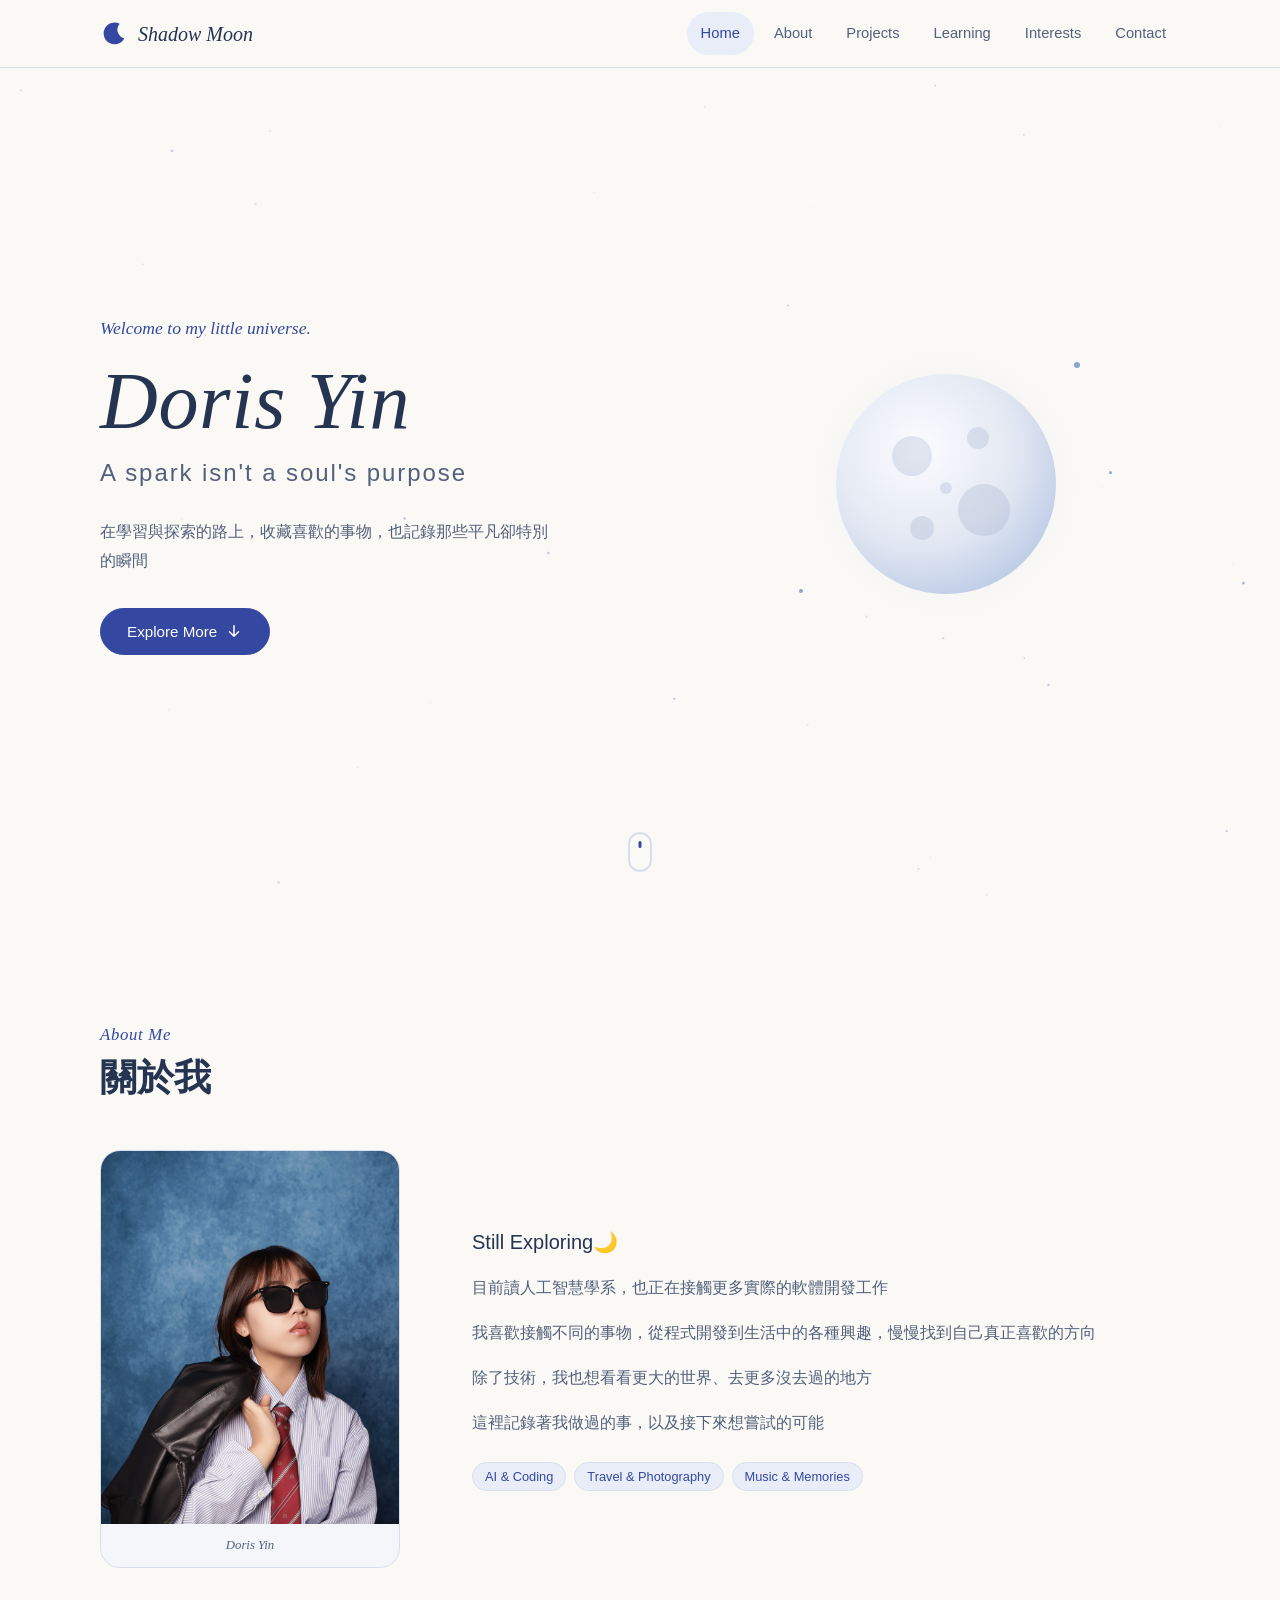
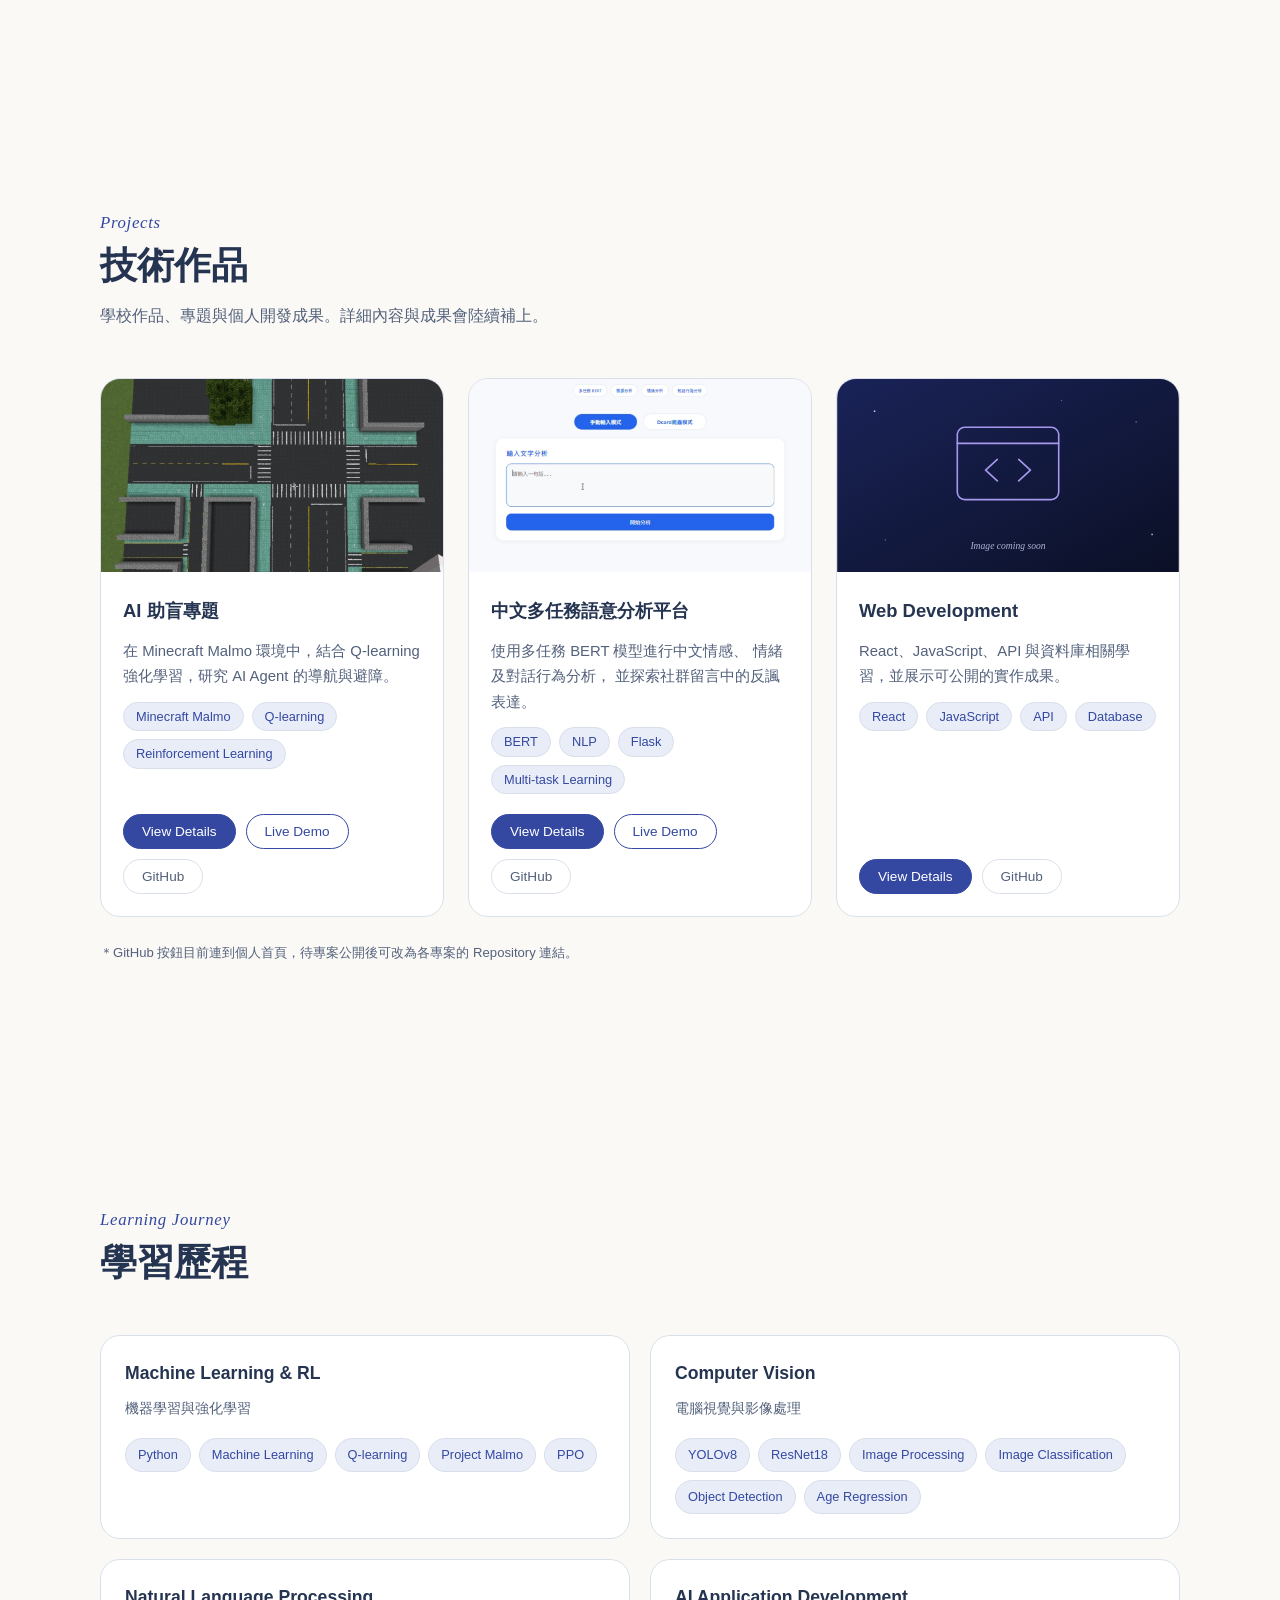
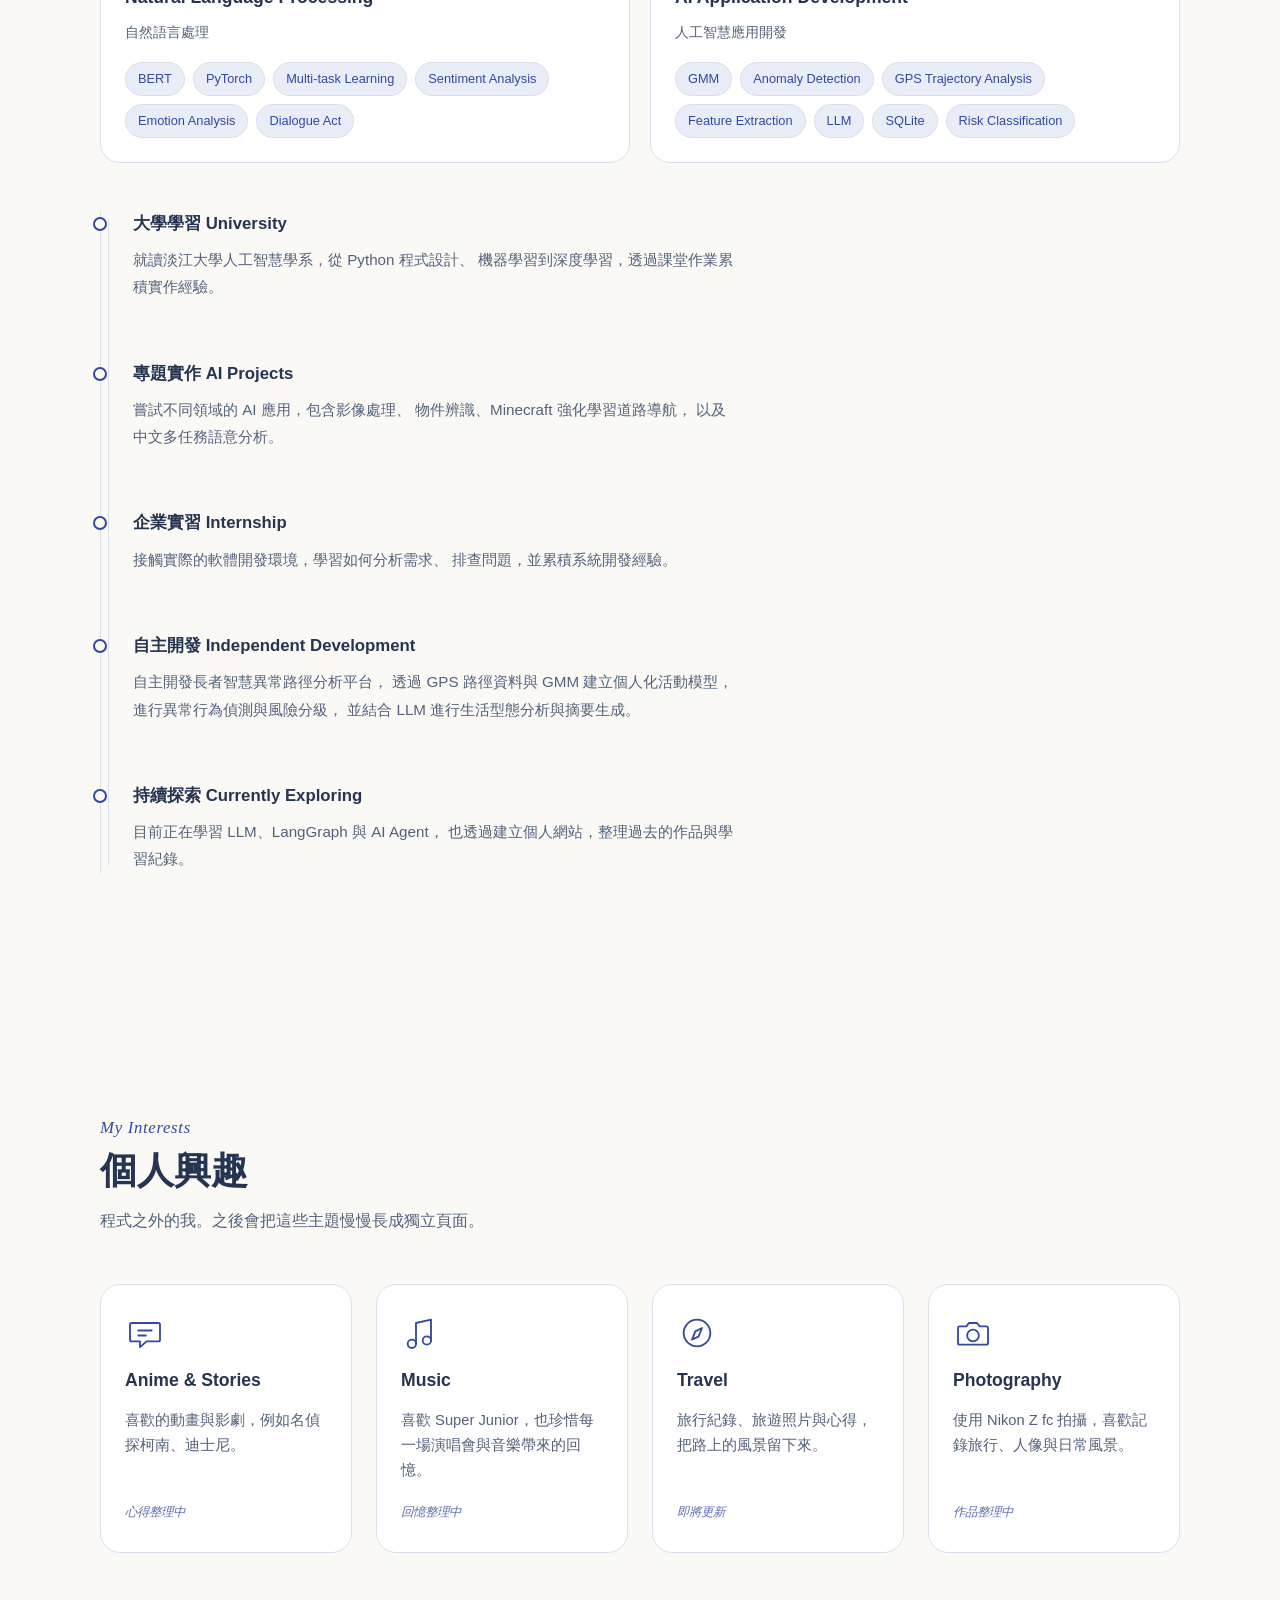
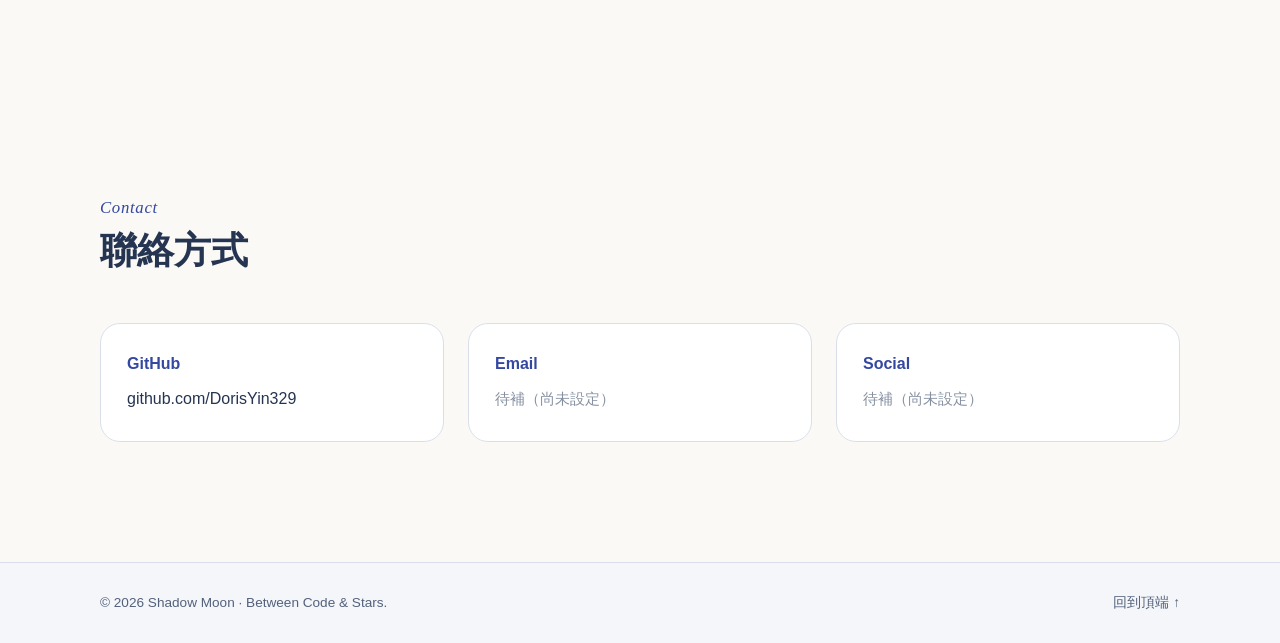
<file: index.html>
<!DOCTYPE html>
<html lang="zh-Hant-TW">
<head>
  <meta charset="UTF-8">
  <meta name="viewport" content="width=device-width, initial-scale=1">
  <title>Shadow Moon｜Between Code &amp; Stars.</title>
  <meta name="description" content="Shadow Moon 是 DorisYin329 的個人網站：AI 與軟體開發作品、學習歷程，以及動畫、音樂、旅行與攝影的生活紀錄。">
  <meta name="author" content="DorisYin329">
  <meta name="theme-color" content="#FAF9F6">
  <link rel="canonical" href="https://dorisyin329.github.io/">

  <!-- Open Graph / Twitter -->
  <meta property="og:type" content="website">
  <meta property="og:site_name" content="Shadow Moon">
  <meta property="og:title" content="Shadow Moon｜Between Code & Stars.">
  <meta property="og:description" content="Welcome to my little universe. AI、程式開發與生活紀錄的個人空間。">
  <meta property="og:url" content="https://dorisyin329.github.io/">
  <meta property="og:image" content="https://dorisyin329.github.io/images/og-cover.png">
  <meta property="og:locale" content="zh_TW">
  <meta name="twitter:card" content="summary_large_image">

  <link rel="icon" href="images/favicon.svg" type="image/svg+xml">
  <link rel="stylesheet" href="css/style.css?v=2">

  <script type="application/ld+json">
  {
    "@context": "https://schema.org",
    "@type": "WebSite",
    "name": "Shadow Moon",
    "url": "https://dorisyin329.github.io/",
    "inLanguage": "zh-Hant-TW",
    "description": "個人介紹、技術作品集與生活紀錄"
  }
  </script>
</head>
<body>
  <a class="skip-link" href="#main">跳到主要內容</a>
  <canvas id="starfield" aria-hidden="true"></canvas>

  <!-- ============ Header / Nav ============ -->
  <header class="site-header" id="top">
    <div class="container header-inner">
      <a class="logo" href="#home" aria-label="Shadow Moon 回到首頁">
        <svg class="logo-mark" viewBox="0 0 32 32" width="28" height="28" aria-hidden="true">
          <path d="M22.5 4.2A12.5 12.5 0 1 0 27.8 21 10.2 10.2 0 0 1 22.5 4.2Z" fill="currentColor"/>
        </svg>
        <span class="logo-text">Shadow Moon</span>
      </a>

      <button class="nav-toggle" type="button" aria-expanded="false" aria-controls="primary-nav" aria-label="開啟選單">
        <span></span><span></span><span></span>
      </button>

      <nav id="primary-nav" class="primary-nav" aria-label="主要導覽">
        <ul>
          <li><a href="#home" data-section="home">Home</a></li>
          <li><a href="#about" data-section="about">About</a></li>
          <li><a href="#projects" data-section="projects">Projects</a></li>
          <li><a href="#learning" data-section="learning">Learning</a></li>
          <li><a href="#interests" data-section="interests">Interests</a></li>
          <li><a href="#contact" data-section="contact">Contact</a></li>
        </ul>
      </nav>
    </div>
  </header>

  <main id="main">

    <!-- ============ Home ============ -->
    <section class="hero" id="home" aria-labelledby="hero-title">
      <div class="container hero-inner">
        <div class="hero-copy">
          <p class="eyebrow">Welcome to my little universe.</p>
          <h1 id="hero-title">
            <span class="hero-brand">Doris Yin</span>
            <span class="hero-tagline">A spark isn't a soul's purpose</span>
          </h1>
          <p class="hero-text">
            在學習與探索的路上，收藏喜歡的事物，也記錄那些平凡卻特別的瞬間
          </p>
          <a class="btn btn--primary" href="#about">Explore More
            <svg viewBox="0 0 24 24" width="18" height="18" aria-hidden="true"><path d="M12 5v14m0 0-6-6m6 6 6-6" fill="none" stroke="currentColor" stroke-width="2" stroke-linecap="round" stroke-linejoin="round"/></svg>
          </a>
        </div>

        <div class="hero-visual" aria-hidden="true">
          <div class="moon-glow"></div>
          <svg class="moon" viewBox="0 0 240 240" width="240" height="240">
            <defs>
              <radialGradient id="moonFill" cx="38%" cy="34%" r="75%">
                <stop offset="0" stop-color="#FCFCFF"/>
                <stop offset="0.6" stop-color="#E1E7F2"/>
                <stop offset="1" stop-color="#B8C8E5"/>
              </radialGradient>
            </defs>
            <circle cx="120" cy="120" r="110" fill="url(#moonFill)"/>
            <g fill="#9EADCA" opacity="0.28">
              <circle cx="86" cy="92" r="20"/>
              <circle cx="152" cy="74" r="11"/>
              <circle cx="158" cy="146" r="26"/>
              <circle cx="96" cy="164" r="12"/>
              <circle cx="120" cy="124" r="6"/>
            </g>
          </svg>
          <span class="orbit-star s1"></span>
          <span class="orbit-star s2"></span>
          <span class="orbit-star s3"></span>
        </div>
      </div>
      <a class="scroll-hint" href="#about" aria-label="往下捲動到 About"><span></span></a>
    </section>

    <!-- ============ About ============ -->
    <section class="section" id="about" aria-labelledby="about-title">
      <div class="container">
        <header class="section-head reveal">
          <p class="section-kicker">About Me</p>
          <h2 id="about-title">關於我</h2>
        </header>

        <div class="about-grid">
          <figure class="about-photo reveal">
            <img src="images/profile-new.JPG" alt="Doris Yin 的個人照片" width="900" height="1138" loading="lazy">
            <figcaption>Doris Yin</figcaption>
          </figure>

          <div class="about-body reveal">
            <p class="lead">Still Exploring🌙</p>
            <p>目前讀人工智慧學系，也正在接觸更多實際的軟體開發工作</p>
            <p>我喜歡接觸不同的事物，從程式開發到生活中的各種興趣，慢慢找到自己真正喜歡的方向</p>
            <p>除了技術，我也想看看更大的世界、去更多沒去過的地方</p>
            <p>這裡記錄著我做過的事，以及接下來想嘗試的可能</p>
            <ul class="chip-row" aria-label="關鍵字">
              <li>AI &amp; Coding</li>
              <li>Travel &amp; Photography</li>
              <li>Music &amp; Memories</li>
            </ul>
          </div>
        </div>
      </div>
    </section>

    <!-- ============ Projects ============ -->
    <section class="section" id="projects" aria-labelledby="projects-title">
      <div class="container">
        <header class="section-head reveal">
          <p class="section-kicker">Projects</p>
          <h2 id="projects-title">技術作品</h2>
          <p class="section-desc">學校作品、專題與個人開發成果。詳細內容與成果會陸續補上。</p>
        </header>

        <div class="card-grid card-grid--3">

          <article class="card project-card reveal">
            <img class="card-media" src="images/minecraft-map.jpg" alt="Minecraft AI 助盲道路導航模擬環境俯視圖" width="640" height="360" loading="lazy">
            <div class="card-body">
              <h3>AI 助盲專題</h3>
              <p>在 Minecraft Malmo 環境中，結合 Q-learning 強化學習，研究 AI Agent 的導航與避障。</p>
              <ul class="tags" aria-label="技術標籤">
                <li>Minecraft Malmo</li><li>Q-learning</li><li>Reinforcement Learning</li>
              </ul>
              <div class="card-actions">
                  <a class="btn btn--small"
                     href="projects/ai-navigation/index.html">
                      View Details
                  </a>

                  <a class="btn btn--small"
                      href="projects/ai-navigation/index.html#demo">
                      Live Demo
                  </a>

                  <a class="btn btn--small btn--ghost"
                      href="https://github.com/DorisYin329/ai-crosswalk-navigation"
                      target="_blank" rel="noopener noreferrer">
                      GitHub
                  </a>
              </div>
            </div>
          </article>

          
          <article class="card project-card reveal">

              <img class="card-media"
                   src="images/sentiment-cover.png"
                   alt="中文多任務語意分析平台操作介面"
                   width="640"
                   height="360"
                   loading="lazy">

              <div class="card-body">

                  <h3>中文多任務語意分析平台</h3>

                  <p>
                      使用多任務 BERT 模型進行中文情感、
                      情緒及對話行為分析，
                      並探索社群留言中的反諷表達。
                  </p>

                  <ul class="tags" aria-label="技術標籤">
                      <li>BERT</li>
                      <li>NLP</li>
                      <li>Flask</li>
                      <li>Multi-task Learning</li>
                  </ul>

                  <div class="card-actions">

                      <a class="btn btn--small"
                         href="projects/sentiment-analysis/index.html">
                          View Details
                      </a>

                      <a class="btn btn--small"
                         href="projects/sentiment-analysis/index.html#demo">
                          Live Demo
                      </a>

                      <a class="btn btn--small btn--ghost"
                         href="https://github.com/DorisYin329/sentiment-irony-analysis"
                         target="_blank"
                         rel="noopener noreferrer">
                          GitHub
                      </a>

                  </div>

              </div>

          </article>


          <article class="card project-card reveal">
            <img class="card-media" src="images/project-web-dev.svg" alt="Web Development 示意圖（佔位圖）" width="640" height="360" loading="lazy">
            <div class="card-body">
              <h3>Web Development</h3>
              <p>React、JavaScript、API 與資料庫相關學習，並展示可公開的實作成果。</p>
              <ul class="tags" aria-label="技術標籤">
                <li>React</li><li>JavaScript</li><li>API</li><li>Database</li>
              </ul>
              <div class="card-actions">
                <button class="btn btn--small" type="button" data-project-details
                  data-title="Web Development"
                  data-summary="React、JavaScript、API 與資料庫相關學習，並展示可公開的實作成果。">View Details</button>
                <a class="btn btn--small btn--ghost" href="https://github.com/DorisYin329" target="_blank" rel="noopener noreferrer">GitHub</a>
              </div>
            </div>
          </article>

        </div>
        <p class="note reveal">＊GitHub 按鈕目前連到個人首頁，待專案公開後可改為各專案的 Repository 連結。</p>
      </div>
    </section>

    <!-- ============ Learning ============ -->
    <section class="section" id="learning" aria-labelledby="learning-title">
      <div class="container">
        <header class="section-head reveal">
          <p class="section-kicker">Learning Journey</p>
          <h2 id="learning-title">學習歷程</h2>
        </header>

        <div class="skill-grid">
          <article class="card skill-card reveal">
            <h3>Machine Learning &amp; RL</h3>
            <p>機器學習與強化學習</p>
            <ul class="tags" aria-label="技術標籤">
            <li>Python</li>
            <li>Machine Learning</li>
            <li>Q-learning</li>
            <li>Project Malmo</li>
            <li>PPO</li>
        </ul>

          </article>

          <!-- 電腦視覺與影像處理 -->
          <article class="skill-card reveal">

              <h3>Computer Vision</h3>

              <p>電腦視覺與影像處理</p>

              <ul class="tags" aria-label="技術標籤">
                  <li>YOLOv8</li>
                  <li>ResNet18</li>
                  <li>Image Processing</li>
                  <li>Image Classification</li>
                  <li>Object Detection</li>
                  <li>Age Regression</li>
              </ul>

          </article>

          <!-- 自然語言處理 -->
          <article class="skill-card reveal">

              <h3>Natural Language Processing</h3>

              <p>自然語言處理</p>

              <ul class="tags" aria-label="技術標籤">
                  <li>BERT</li>
                  <li>PyTorch</li>
                  <li>Multi-task Learning</li>
                  <li>Sentiment Analysis</li>
                  <li>Emotion Analysis</li>
                  <li>Dialogue Act</li>
              </ul>

          </article>

          <!-- 人工智慧應用開發 -->
          <article class="skill-card reveal">

              <h3>AI Application Development</h3>

              <p>人工智慧應用開發</p>

              <ul class="tags" aria-label="技術標籤">
                  <li>GMM</li>
                  <li>Anomaly Detection</li>
                  <li>GPS Trajectory Analysis</li>
                  <li>Feature Extraction</li>
                  <li>LLM</li>
                  <li>SQLite</li>
                  <li>Risk Classification</li>
              </ul>

            
          </article>
        </div>

        <ol class="timeline">

            <li class="reveal">
                <h3>大學學習 University</h3>
                <p>
                   就讀淡江大學人工智慧學系，從 Python 程式設計、
                   機器學習到深度學習，透過課堂作業累積實作經驗。
                </p>
            </li>

            <li class="reveal">
                <h3>專題實作 AI Projects</h3>
                <p>
                    嘗試不同領域的 AI 應用，包含影像處理、
                    物件辨識、Minecraft 強化學習道路導航，
                    以及中文多任務語意分析。
                </p>
            </li>

            <li class="reveal">
                <h3>企業實習 Internship</h3>
                <p>
                    接觸實際的軟體開發環境，學習如何分析需求、
                    排查問題，並累積系統開發經驗。
                </p>
            </li>

            <li class="reveal">
                <h3>自主開發 Independent Development</h3>
                <p>
                    自主開發長者智慧異常路徑分析平台，
                    透過 GPS 路徑資料與 GMM 建立個人化活動模型，
                    進行異常行為偵測與風險分級，
                    並結合 LLM 進行生活型態分析與摘要生成。
                </p>
            </li>

            <li class="reveal">
                <h3>持續探索 Currently Exploring</h3>
                <p>
                    目前正在學習 LLM、LangGraph 與 AI Agent，
                    也透過建立個人網站，整理過去的作品與學習紀錄。
                </p>
            </li>

        </ol>
      </div>
    </section>

    <!-- ============ Interests ============ -->
    <section class="section" id="interests" aria-labelledby="interests-title">
      <div class="container">
        <header class="section-head reveal">
          <p class="section-kicker">My Interests</p>
          <h2 id="interests-title">個人興趣</h2>
          <p class="section-desc">程式之外的我。之後會把這些主題慢慢長成獨立頁面。</p>
        </header>

        <div class="card-grid card-grid--4">
          <article class="card interest-card reveal">
            <svg class="interest-icon" viewBox="0 0 48 48" width="40" height="40" aria-hidden="true"><path d="M8 12h32a2 2 0 0 1 2 2v18a2 2 0 0 1-2 2H26l-8 7v-7H8a2 2 0 0 1-2-2V14a2 2 0 0 1 2-2Z" fill="none" stroke="currentColor" stroke-width="2.2" stroke-linejoin="round"/><path d="M16 21h16M16 27h9" stroke="currentColor" stroke-width="2.2" stroke-linecap="round"/></svg>
            <h3>Anime &amp; Stories</h3>
            <p>喜歡的動畫與影劇，例如名偵探柯南、迪士尼。</p>
            <span class="soon">心得整理中</span>
          </article>
          <article class="card interest-card reveal">
            <svg class="interest-icon" viewBox="0 0 48 48" width="40" height="40" aria-hidden="true"><path d="M18 37V12l18-4v25" fill="none" stroke="currentColor" stroke-width="2.2" stroke-linejoin="round" stroke-linecap="round"/><circle cx="13" cy="37" r="5" fill="none" stroke="currentColor" stroke-width="2.2"/><circle cx="31" cy="33" r="5" fill="none" stroke="currentColor" stroke-width="2.2"/></svg>
            <h3>Music</h3>
            <p>喜歡 Super Junior，也珍惜每一場演唱會與音樂帶來的回憶。</p>
            <span class="soon">回憶整理中</span>
          </article>
          <article class="card interest-card reveal">
            <svg class="interest-icon" viewBox="0 0 48 48" width="40" height="40" aria-hidden="true"><circle cx="24" cy="24" r="16" fill="none" stroke="currentColor" stroke-width="2.2"/><path d="m30 18-4 10-8 4 4-10 8-4Z" fill="none" stroke="currentColor" stroke-width="2.2" stroke-linejoin="round"/></svg>
            <h3>Travel</h3>
            <p>旅行紀錄、旅遊照片與心得，把路上的風景留下來。</p>
            <span class="soon">即將更新</span>
          </article>
          <article class="card interest-card reveal">
            <svg class="interest-icon" viewBox="0 0 48 48" width="40" height="40" aria-hidden="true"><path d="M8 16h8l3-4h10l3 4h8a2 2 0 0 1 2 2v18a2 2 0 0 1-2 2H8a2 2 0 0 1-2-2V18a2 2 0 0 1 2-2Z" fill="none" stroke="currentColor" stroke-width="2.2" stroke-linejoin="round"/><circle cx="24" cy="27" r="7" fill="none" stroke="currentColor" stroke-width="2.2"/></svg>
            <h3>Photography</h3>
            <p>使用 Nikon Z fc 拍攝，喜歡記錄旅行、人像與日常風景。</p>
            <span class="soon">作品整理中</span>
          </article>
        </div>
      </div>
    </section>

    <!-- ============ Contact ============ -->
    <section class="section" id="contact" aria-labelledby="contact-title">
      <div class="container">
        <header class="section-head reveal">
          <p class="section-kicker">Contact</p>
          <h2 id="contact-title">聯絡方式</h2>
        </header>

        <ul class="contact-list">
          <li class="card contact-card reveal">
            <h3>GitHub</h3>
            <a href="https://github.com/DorisYin329" target="_blank" rel="noopener noreferrer">github.com/DorisYin329</a>
          </li>
          <li class="card contact-card contact-card--empty reveal">
            <h3>Email</h3>
            <!-- 填入後：<a href="mailto:你的信箱">你的信箱</a> -->
            <span>待補（尚未設定）</span>
          </li>
          <li class="card contact-card contact-card--empty reveal">
            <h3>Social</h3>
            <!-- 例如 Instagram、LinkedIn 等，填入後改成 <a> 連結 -->
            <span>待補（尚未設定）</span>
          </li>
        </ul>
      </div>
    </section>

  </main>

  <footer class="site-footer">
    <div class="container footer-inner">
      <p>© <span id="year">2026</span> Shadow Moon · Between Code &amp; Stars.</p>
      <a href="#top">回到頂端 ↑</a>
    </div>
  </footer>

  <!-- 專案詳情視窗 -->
  <dialog class="modal" id="project-dialog" aria-labelledby="dialog-title">
    <form method="dialog">
      <button class="modal-close" aria-label="關閉">×</button>
    </form>
    <h3 id="dialog-title"></h3>
    <p id="dialog-summary"></p>
    <p class="modal-placeholder">詳細內容、成果與連結整理中，之後會補上。</p>
  </dialog>

  <noscript><style>.reveal{opacity:1!important;transform:none!important}</style></noscript>
  <script src="js/main.js" defer></script>
</body>
</html>
</file>
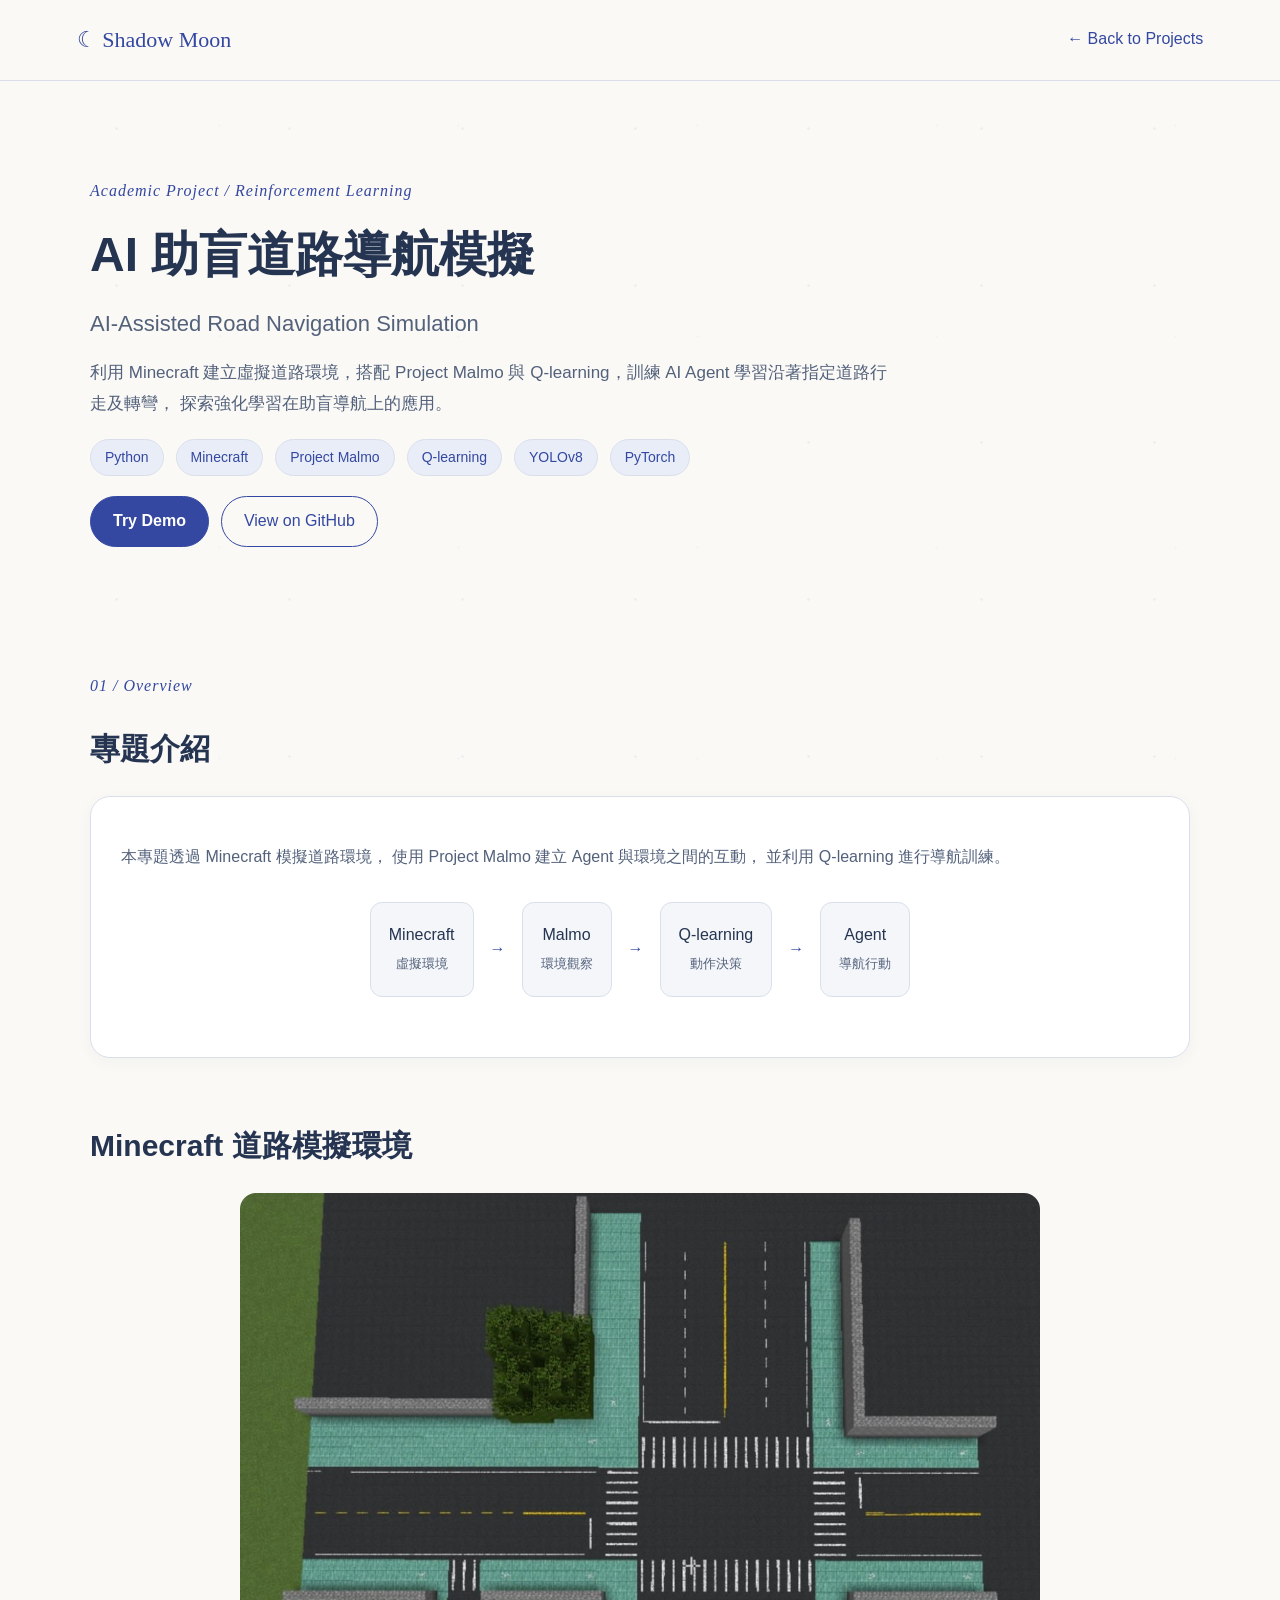
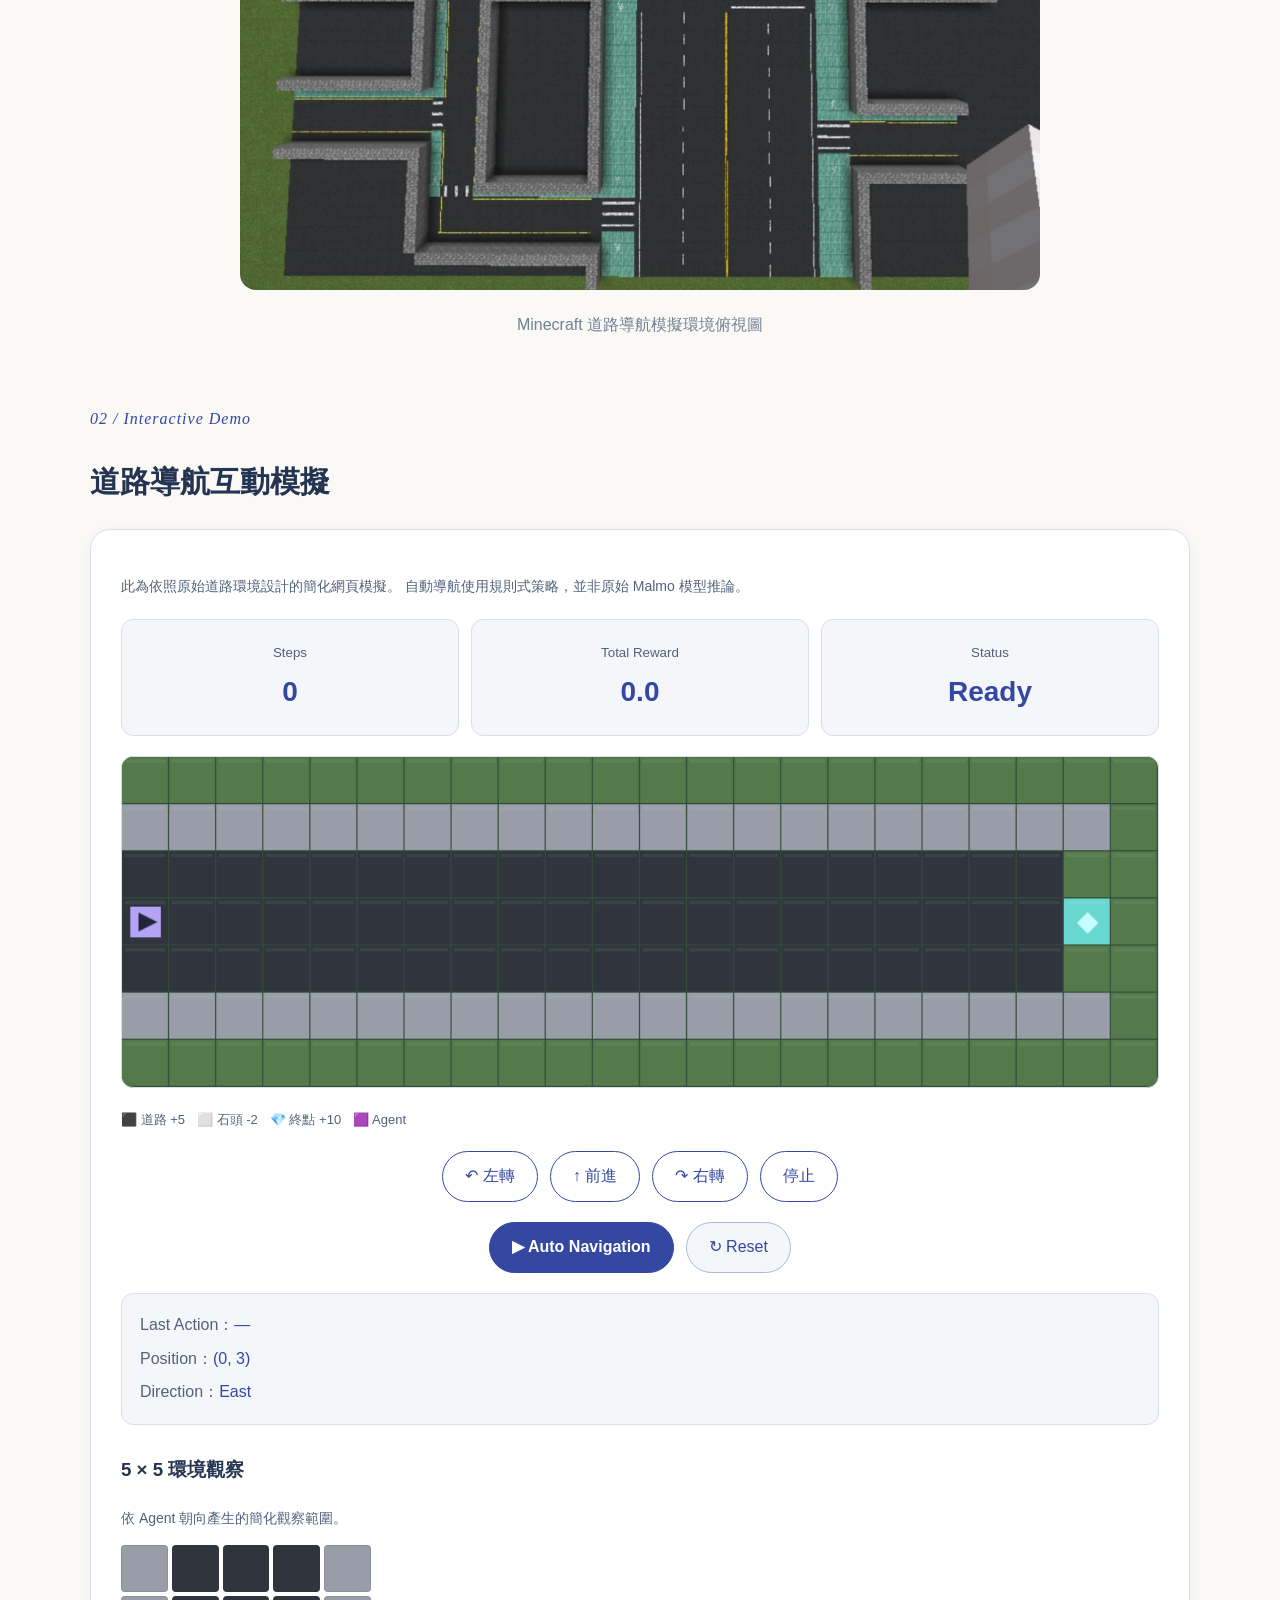
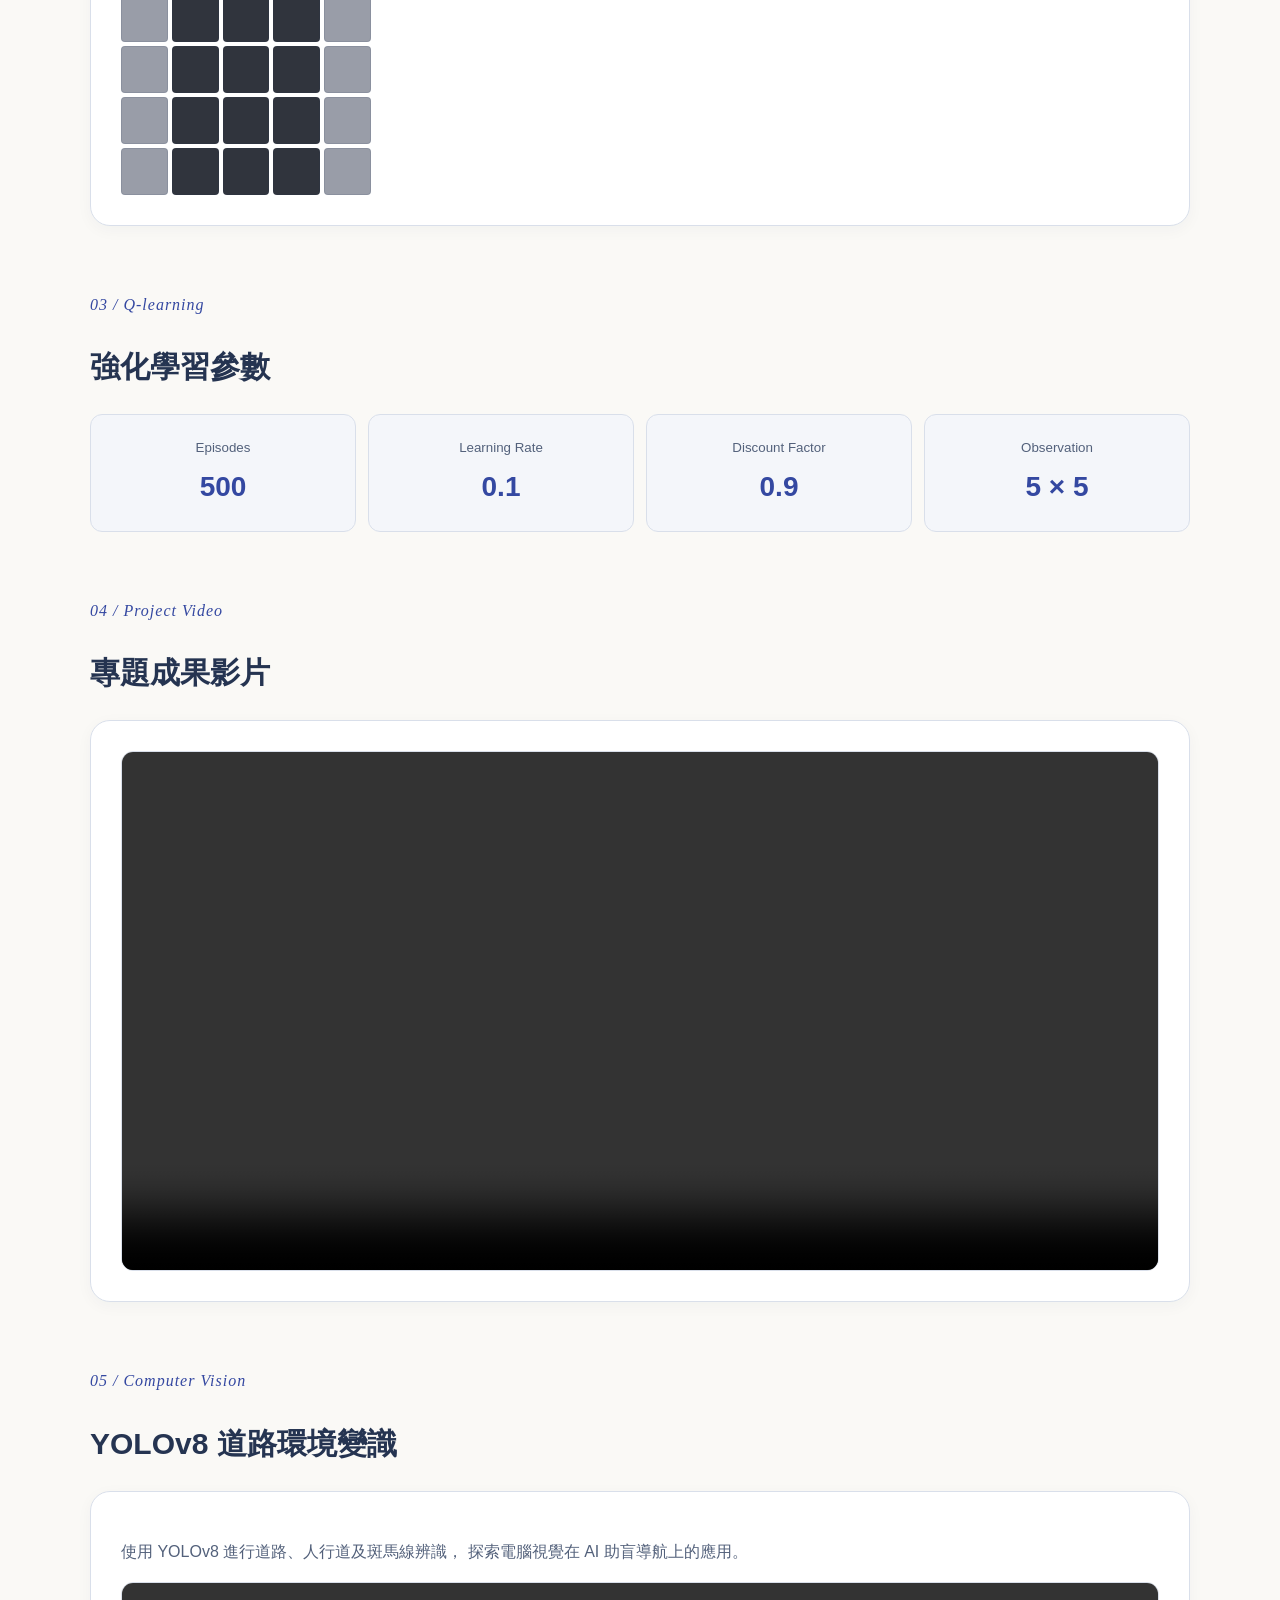
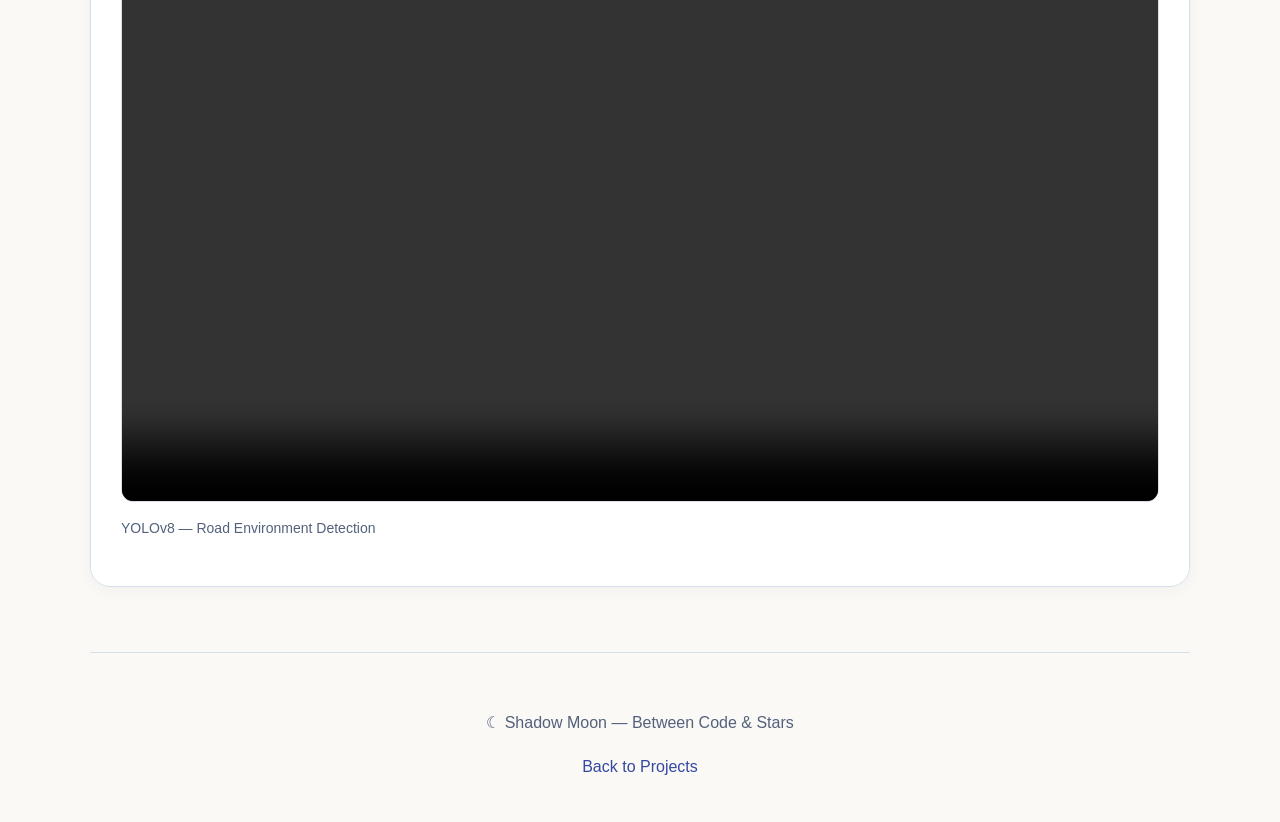
<file: projects/ai-navigation/index.html>
<!DOCTYPE html>
<html lang="zh-Hant">
<head>
    <meta charset="UTF-8">
    <meta name="viewport" content="width=device-width, initial-scale=1.0">
    <title>AI Road Navigation | Shadow Moon</title>
    <link rel="stylesheet" href="style.css">
    <script src="demo.js" defer></script>
</head>
<body>

    <nav class="navbar">
        <a class="brand" href="../../index.html">☾ Shadow Moon</a>
        <a href="../../index.html#projects">← Back to Projects</a>
    </nav>

    <main class="container">

        <header class="hero">
            <p class="eyebrow">Academic Project / Reinforcement Learning</p>
            <h1>AI 助盲道路導航模擬</h1>
            <h2>AI-Assisted Road Navigation Simulation</h2>

            <p class="description">
                利用 Minecraft 建立虛擬道路環境，搭配 Project Malmo
                與 Q-learning，訓練 AI Agent 學習沿著指定道路行走及轉彎，
                探索強化學習在助盲導航上的應用。
            </p>

            <div class="tags">
                <span>Python</span>
                <span>Minecraft</span>
                <span>Project Malmo</span>
                <span>Q-learning</span>
                <span>YOLOv8</span>
                <span>PyTorch</span>
            </div>

            <div class="actions">
                <a class="btn primary" href="#demo">Try Demo</a>
                <a class="btn" href="https://github.com/DorisYin329/ai-crosswalk-navigation"
                   target="_blank" rel="noopener noreferrer">
                    View on GitHub
                </a>
            </div>
        </header>

        <section>
            <p class="eyebrow">01 / Overview</p>
            <h2>專題介紹</h2>

            <div class="panel">
                <p>
                    本專題透過 Minecraft 模擬道路環境，
                    使用 Project Malmo 建立 Agent 與環境之間的互動，
                    並利用 Q-learning 進行導航訓練。
                </p>

                <div class="architecture">
                    <div>Minecraft<br><small>虛擬環境</small></div>
                    <span>→</span>
                    <div>Malmo<br><small>環境觀察</small></div>
                    <span>→</span>
                    <div>Q-learning<br><small>動作決策</small></div>
                    <span>→</span>
                    <div>Agent<br><small>導航行動</small></div>
                </div>
            </div>
        </section>

        <!-- 在這裡新增 Minecraft 地圖 -->
        <section class="section">
            <h2>Minecraft 道路模擬環境</h2>

            <figure style="margin: 24px 0; text-align: center;">
                <img
                    src="../../images/minecraft-map.jpg"
                    alt="Minecraft 道路模擬環境俯視圖"
                    style="width: 100%; max-width: 800px;
                            border-radius: 16px;"
                    loading="lazy"
                />

                <figcaption style="margin-top: 12px; opacity: 0.8;">
                    Minecraft 道路導航模擬環境俯視圖
                </figcaption>
            </figure>
        </section>

        <section id="demo">
            <p class="eyebrow">02 / Interactive Demo</p>
            <h2>道路導航互動模擬</h2>

            <div class="panel">

                <p class="notice">
                    此為依照原始道路環境設計的簡化網頁模擬。
                    自動導航使用規則式策略，並非原始 Malmo 模型推論。
                </p>

                <div class="stats">
                    <div>
                        <small>Steps</small>
                        <strong id="steps">0</strong>
                    </div>
                    <div>
                        <small>Total Reward</small>
                        <strong id="reward">0.0</strong>
                    </div>
                    <div>
                        <small>Status</small>
                        <strong id="status">Ready</strong>
                    </div>
                </div>

                <canvas id="roadCanvas" width="880" height="280"></canvas>

                <div class="legend">
                    <span>⬛ 道路 +5</span>
                    <span>⬜ 石頭 -2</span>
                    <span>💎 終點 +10</span>
                    <span>🟪 Agent</span>
                </div>

                <div class="controls">
                    <button id="leftBtn">↶ 左轉</button>
                    <button id="forwardBtn">↑ 前進</button>
                    <button id="rightBtn">↷ 右轉</button>
                    <button id="stopBtn">停止</button>
                </div>

                <div class="controls">
                    <button class="primary" id="autoBtn">
                        ▶ Auto Navigation
                    </button>
                    <button id="resetBtn">↻ Reset</button>
                </div>

                <div class="state-info">
                    <p>Last Action：<span id="action">—</span></p>
                    <p>Position：<span id="position">—</span></p>
                    <p>Direction：<span id="direction">—</span></p>
                </div>

                <h3>5 × 5 環境觀察</h3>
                <p class="notice">依 Agent 朝向產生的簡化觀察範圍。</p>
                <div id="observation" class="observation"></div>

            </div>
        </section>

        <section>
            <p class="eyebrow">03 / Q-learning</p>
            <h2>強化學習參數</h2>

            <div class="stats parameters">
                <div><small>Episodes</small><strong>500</strong></div>
                <div><small>Learning Rate</small><strong>0.1</strong></div>
                <div><small>Discount Factor</small><strong>0.9</strong></div>
                <div><small>Observation</small><strong>5 × 5</strong></div>
            </div>

        
        </section>

        <section>
            <p class="eyebrow">04 / Project Video</p>
            <h2>專題成果影片</h2>

            <div class="panel">
                <video controls preload="metadata" playsinline>
                    <source src="final.mp4" type="video/mp4">
                    您的瀏覽器不支援影片播放。
                </video>
            </div>
        </section>

        <section>
            <p class="eyebrow">05 / Computer Vision</p>
            <h2>YOLOv8 道路環境變識</h2>

            <div class="panel">
                <p>
                    使用 YOLOv8 進行道路、人行道及斑馬線辨識，
                    探索電腦視覺在 AI 助盲導航上的應用。
                </p>

                <video controls preload="metadata" playsinline>
                    <source src="yolo-demo.mp4" type="video/mp4">
                    您的瀏覽器不支援影片播放。

                </video>
                
                <p class="notice">
                    YOLOv8 — Road Environment Detection
                </p>

            </div>
        </section>

        <footer>
            <p>☾ Shadow Moon — Between Code & Stars</p>
            <a href="../../index.html#projects">Back to Projects</a>
        </footer>

    </main>
</body>
</html>
</file>
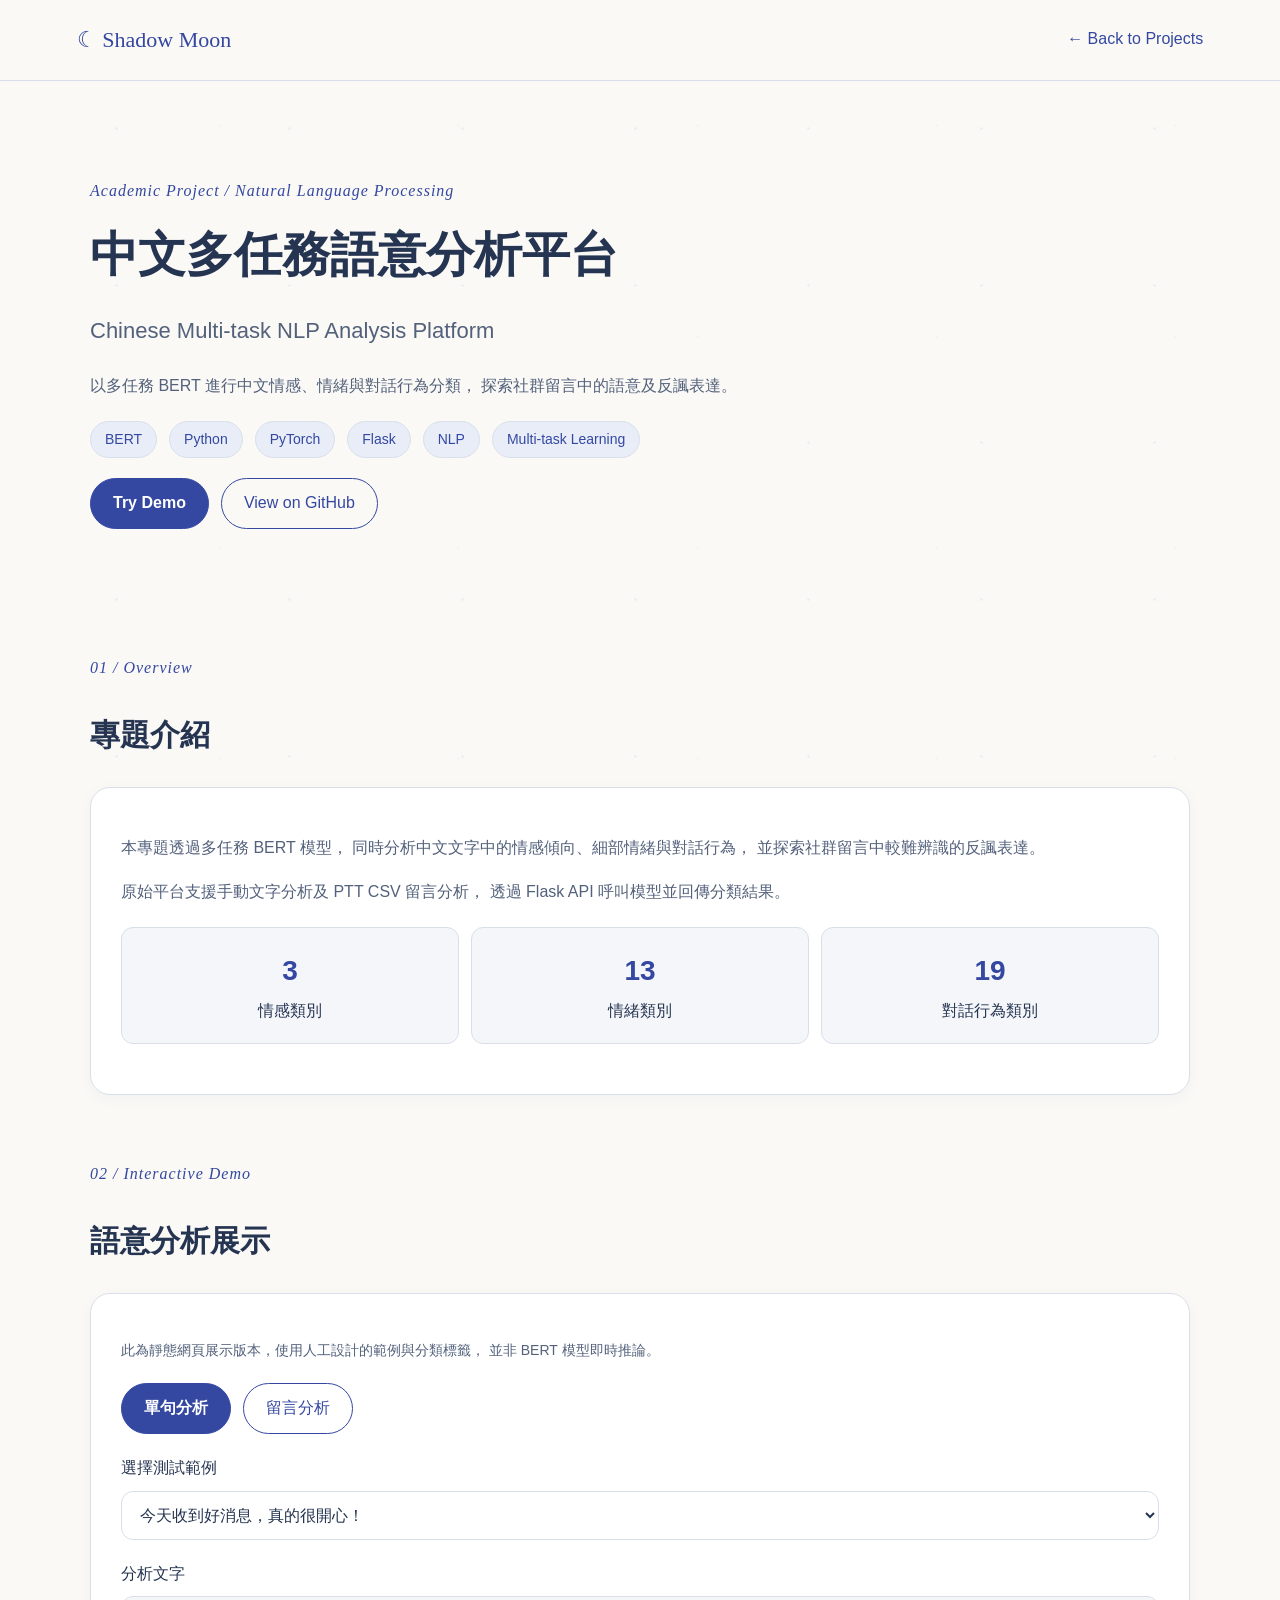
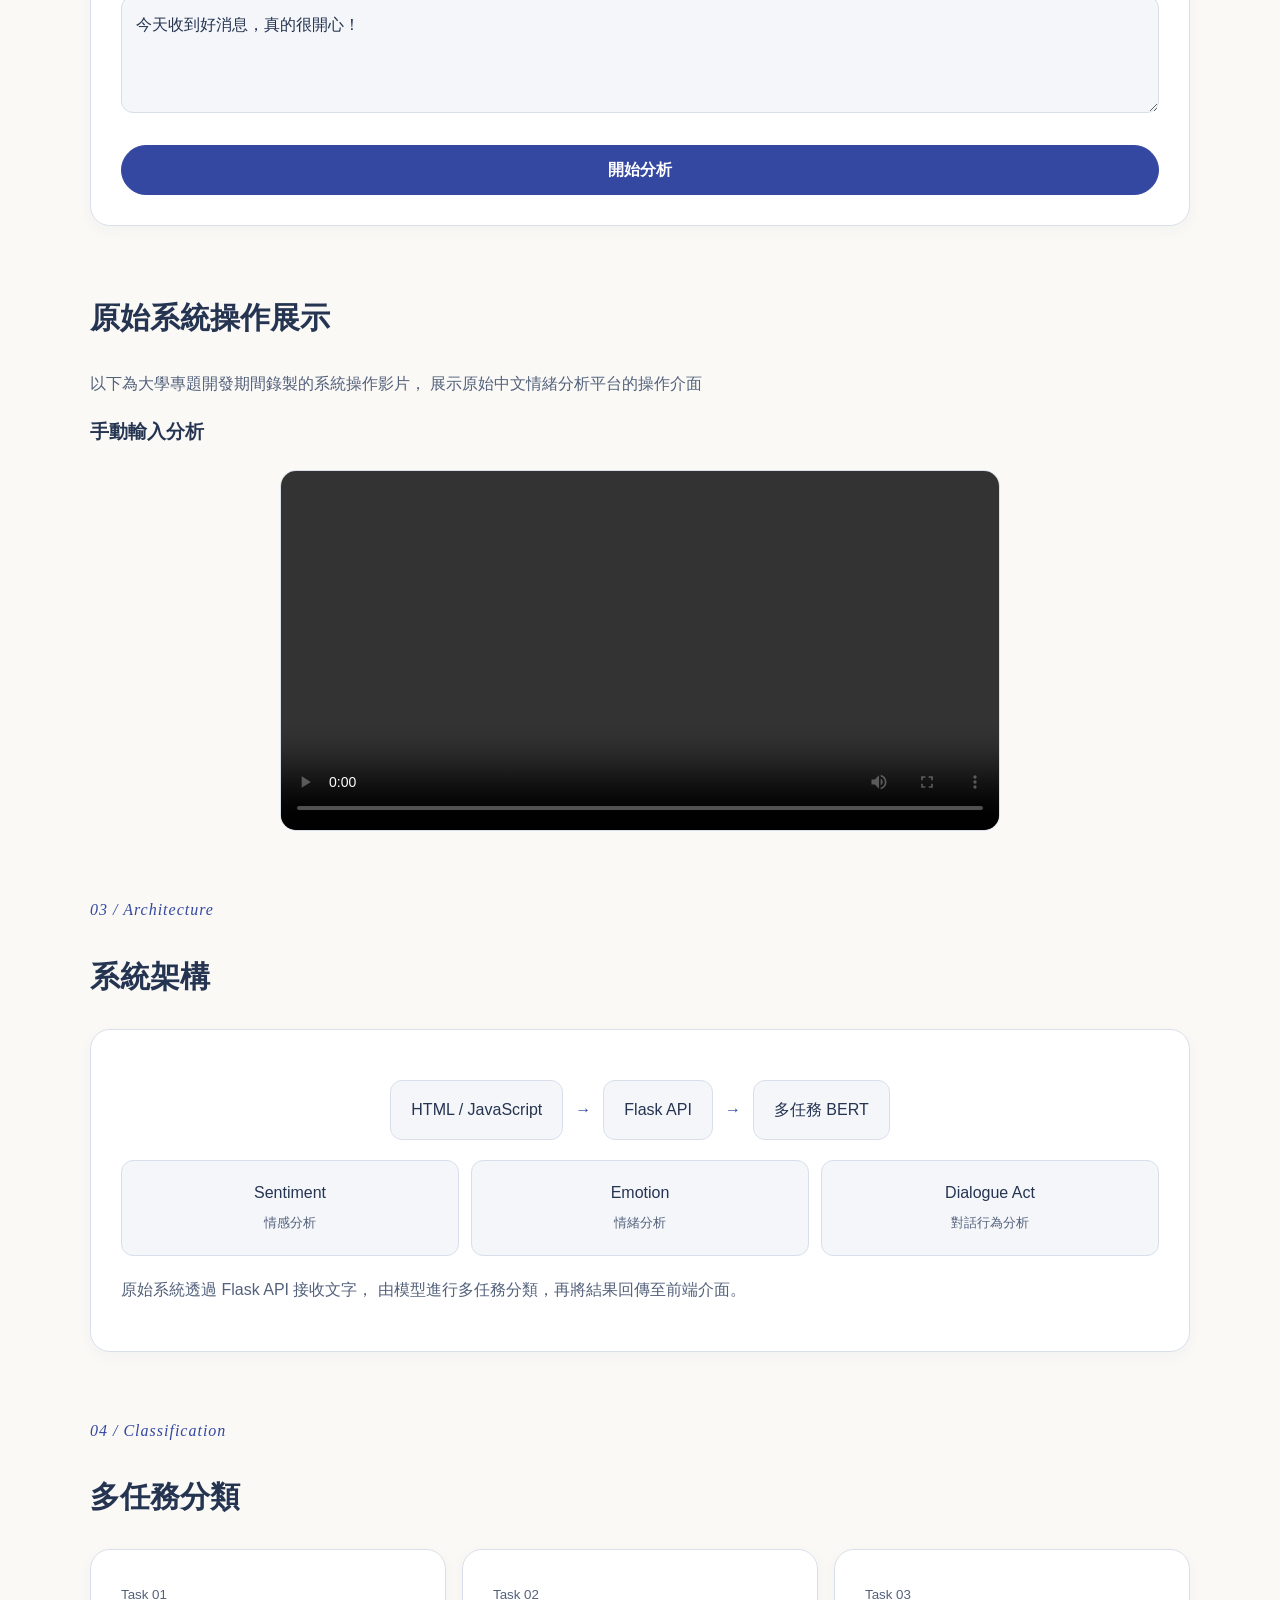
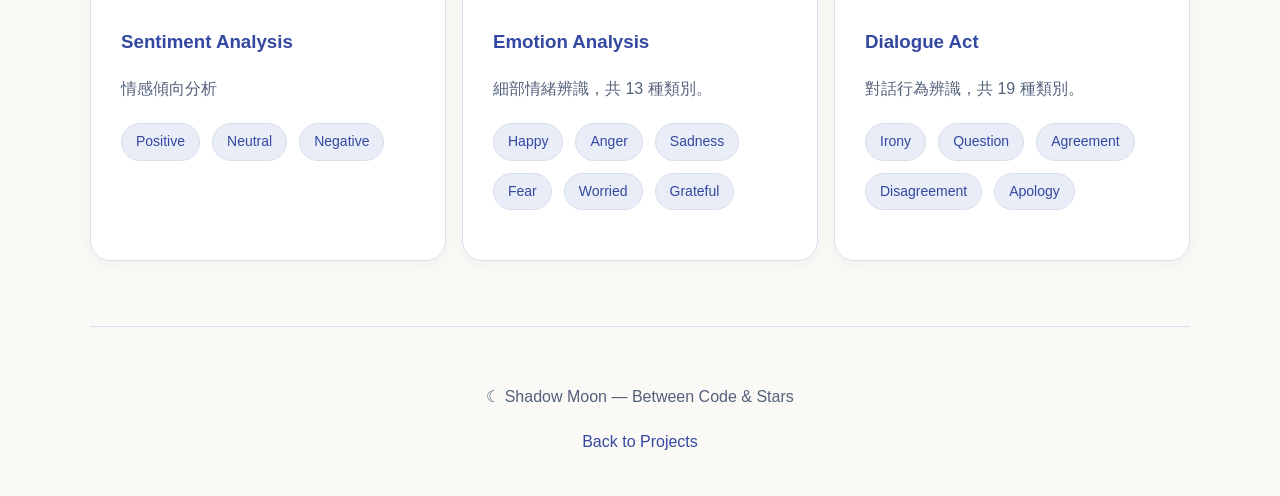
<file: projects/sentiment-analysis/index.html>
<!DOCTYPE html>
<html lang="zh-Hant">

<head>
    <meta charset="UTF-8">
    <meta name="viewport" content="width=device-width, initial-scale=1.0">
    <title>Chinese Multi-task NLP | Shadow Moon</title>

    <link rel="stylesheet" href="style.css">
    <script src="demo.js" defer></script>
</head>

<body>

    <nav>
        <a class="brand" href="../../index.html">☾ Shadow Moon</a>
        <a href="../../index.html#projects">← Back to Projects</a>
    </nav>

    <main>

        <header>
            <p class="eyebrow">
                Academic Project / Natural Language Processing
            </p>

            <h1>中文多任務語意分析平台</h1>

            <p class="subtitle">
                Chinese Multi-task NLP Analysis Platform
            </p>

            <p>
                以多任務 BERT 進行中文情感、情緒與對話行為分類，
                探索社群留言中的語意及反諷表達。
            </p>

            <div class="tags">
                <span>BERT</span>
                <span>Python</span>
                <span>PyTorch</span>
                <span>Flask</span>
                <span>NLP</span>
                <span>Multi-task Learning</span>
            </div>

            <div class="actions">
                <a class="btn primary" href="#demo">
                    Try Demo
                </a>

                <a class="btn"
                   href="https://github.com/DorisYin329/sentiment-irony-analysis"
                   target="_blank"
                   rel="noopener noreferrer">
                    View on GitHub
                </a>
            </div>
        </header>

        <!-- 專題介紹 -->

        <section>
            <p class="eyebrow">01 / Overview</p>

            <h2>專題介紹</h2>

            <div class="panel">
                <p>
                    本專題透過多任務 BERT 模型，
                    同時分析中文文字中的情感傾向、細部情緒與對話行為，
                    並探索社群留言中較難辨識的反諷表達。
                </p>

                <p>
                    原始平台支援手動文字分析及 PTT CSV 留言分析，
                    透過 Flask API 呼叫模型並回傳分類結果。
                </p>

                <div class="stats">
                    <div>
                        <strong>3</strong>
                        情感類別
                    </div>

                    <div>
                        <strong>13</strong>
                        情緒類別
                    </div>

                    <div>
                        <strong>19</strong>
                        對話行為類別
                    </div>
                </div>
            </div>
        </section>


        <!-- 互動展示 -->

        <section id="demo">

            <p class="eyebrow">02 / Interactive Demo</p>

            <h2>語意分析展示</h2>

            <div class="panel">

                <p class="notice">
                    此為靜態網頁展示版本，使用人工設計的範例與分類標籤，
                    並非 BERT 模型即時推論。
                </p>

                <div class="actions">
                    <button id="manual" aria-pressed="true">
                        單句分析
                    </button>

                    <button id="batch" aria-pressed="false">
                        留言分析
                    </button>
                </div>

                <!-- 單句分析 -->

                <div id="single">

                    <label for="example">選擇測試範例</label>

                    <select id="example"></select>

                    <label for="sentence">分析文字</label>

                    <textarea id="sentence"
                              readonly
                              rows="3"></textarea>

                </div>

                <!-- 留言分析 -->

                <div id="group" hidden>

                    <h3>模擬社群留言</h3>

                    <div class="topic">
                        <small>Discussion Topic</small>
                        <h3>工作與生活平衡</h3>

                        <p>
                            工作壓力與加班是否影響生活品質？
                        </p>

                        <small>
                            以下使用虛構留言範例，非真實 PTT 資料。
                        </small>
                    </div>

                </div>

                <button id="analyze" class="primary">
                    開始分析
                </button>

                <div id="result" aria-live="polite"></div>

            </div>

        </section>

        <section class="section" id="results">

            <h2>原始系統操作展示</h2>

            <p>
                以下為大學專題開發期間錄製的系統操作影片，
                展示原始中文情緒分析平台的操作介面
            </p>

            <h3>手動輸入分析</h3>

            <video
                controls
                playsinline
                preload="metadata"
                style="width: 100%; max-width: 720px;
                       display: block; margin: 24px auto;
                       border-radius: 16px;"
            >
                <source src="early-demo.mp4" type="video/mp4">
                您的瀏覽器不支援影片播放。
            </video>

        </section>

        <!-- 模型架構 -->

        <section>

            <p class="eyebrow">03 / Architecture</p>

            <h2>系統架構</h2>

            <div class="panel">

                <div class="flow">
                    <span>HTML / JavaScript</span>
                    <b>→</b>
                    <span>Flask API</span>
                    <b>→</b>
                    <span>多任務 BERT</span>
                </div>

                <div class="stats">

                    <div>
                        Sentiment
                        <br>
                        <small>情感分析</small>
                    </div>

                    <div>
                        Emotion
                        <br>
                        <small>情緒分析</small>
                    </div>

                    <div>
                        Dialogue Act
                        <br>
                        <small>對話行為分析</small>
                    </div>

                </div>

                <p>
                    原始系統透過 Flask API 接收文字，
                    由模型進行多任務分類，再將結果回傳至前端介面。
                </p>

            </div>

        </section>

        <!-- 技術介紹 -->

        <section>

            <p class="eyebrow">04 / Classification</p>

            <h2>多任務分類</h2>

            <div class="classification-grid">

                <div class="panel">

                    <small>Task 01</small>

                    <h3>Sentiment Analysis</h3>

                    <p>情感傾向分析</p>

                    <div class="tags">
                        <span>Positive</span>
                        <span>Neutral</span>
                        <span>Negative</span>
                    </div>

                </div>

                <div class="panel">

                    <small>Task 02</small>

                    <h3>Emotion Analysis</h3>

                    <p>細部情緒辨識，共 13 種類別。</p>

                    <div class="tags">
                        <span>Happy</span>
                        <span>Anger</span>
                        <span>Sadness</span>
                        <span>Fear</span>
                        <span>Worried</span>
                        <span>Grateful</span>
                    </div>

                </div>

                <div class="panel">

                    <small>Task 03</small>

                    <h3>Dialogue Act</h3>

                    <p>對話行為辨識，共 19 種類別。</p>

                    <div class="tags">
                        <span>Irony</span>
                        <span>Question</span>
                        <span>Agreement</span>
                        <span>Disagreement</span>
                        <span>Apology</span>
                    </div>

                </div>

            </div>

        </section>

        <footer>

            <p>☾ Shadow Moon — Between Code &amp; Stars</p>

            <a href="../../index.html#projects">
                Back to Projects
            </a>

        </footer>

    </main>

</body>

</html>
</file>
<file: css/style.css>
/* =========================================================
   Shadow Moon — style.css
   結構：1.Tokens 2.Base 3.Layout 4.Header 5.Hero 6.Sections
         7.Cards 8.Timeline 9.Contact 10.Footer/Modal 11.Motion
   ========================================================= */

/* 1. Design tokens ------------------------------------------------ */
:root {
  --bg: #0b1026;
  --bg-soft: #11183a;
  --royal: #3448a1;
  --moon: #b7a6ff;
  --text: #f2f0ff;
  --text-muted: #aeb2d6;
  --card: rgba(255, 255, 255, 0.045);
  --card-hover: rgba(255, 255, 255, 0.075);
  --line: rgba(183, 166, 255, 0.16);

  --radius: 20px;
  --radius-sm: 12px;
  --space-section: clamp(72px, 10vw, 120px);
  --container: 1080px;
  --header-h: 68px;

  --font-sans: -apple-system, BlinkMacSystemFont, "PingFang TC", "Noto Sans TC",
    "Microsoft JhengHei", "Segoe UI", Roboto, sans-serif;
  --font-serif: "Iowan Old Style", "Palatino Linotype", Palatino, Georgia,
    "Noto Serif TC", serif;
}

/* 2. Base --------------------------------------------------------- */
*, *::before, *::after { box-sizing: border-box; }

html {
  scroll-behavior: smooth;
  scroll-padding-top: var(--header-h);
  -webkit-text-size-adjust: 100%;
}

body {
  margin: 0;
  font-family: var(--font-sans);
  line-height: 1.8;
  color: var(--text);
  background: radial-gradient(ellipse at 50% -10%, #1a2358 0%, var(--bg) 55%) fixed;
  background-color: var(--bg);
  overflow-x: hidden;
}

img, svg { max-width: 100%; display: block; }
h1, h2, h3, p, ul, ol, figure { margin: 0; }
ul, ol { padding: 0; list-style: none; }
a { color: inherit; text-decoration: none; }

:focus-visible {
  outline: 2px solid var(--moon);
  outline-offset: 3px;
  border-radius: 6px;
}

.skip-link {
  position: absolute; left: 12px; top: -60px; z-index: 100;
  background: var(--moon); color: var(--bg);
  padding: 8px 14px; border-radius: 8px; font-weight: 600;
}
.skip-link:focus { top: 12px; }

#starfield {
  position: fixed; inset: 0; z-index: 0;
  width: 100%; height: 100%;
  pointer-events: none;
}

main, .site-footer { position: relative; z-index: 1; }

/* 3. Layout ------------------------------------------------------- */
.container {
  width: min(100% - 40px, var(--container));
  margin-inline: auto;
}

.section { padding-block: var(--space-section); }

.section-head { margin-bottom: 48px; }
.section-kicker {
  font-family: var(--font-serif);
  font-style: italic;
  color: var(--moon);
  letter-spacing: 0.04em;
  font-size: 1.05rem;
}
.section-head h2 {
  font-size: clamp(1.7rem, 4vw, 2.3rem);
  line-height: 1.3;
  margin-top: 4px;
}
.section-desc { color: var(--text-muted); margin-top: 12px; max-width: 560px; }

/* 4. Header ------------------------------------------------------- */
.site-header {
  position: fixed; top: 0; inset-inline: 0; z-index: 50;
  height: var(--header-h);
  background: rgba(11, 16, 38, 0.72);
  backdrop-filter: blur(12px);
  -webkit-backdrop-filter: blur(12px);
  border-bottom: 1px solid var(--line);
}
.header-inner {
  height: 100%;
  display: flex; align-items: center; justify-content: space-between;
}
.logo { display: inline-flex; align-items: center; gap: 10px; color: var(--moon); }
.logo-text {
  font-family: var(--font-serif); font-style: italic;
  font-size: 1.25rem; color: var(--text);
}

.primary-nav ul { display: flex; gap: 6px; }
.primary-nav a {
  display: block; padding: 8px 14px; border-radius: 999px;
  font-size: 0.92rem; color: var(--text-muted);
  transition: color .25s, background .25s;
}
.primary-nav a:hover { color: var(--text); background: var(--card-hover); }
.primary-nav a.is-active { color: var(--text); background: rgba(183, 166, 255, 0.16); }

.nav-toggle {
  display: none;
  width: 44px; height: 44px; padding: 0;
  background: none; border: 0; cursor: pointer;
  flex-direction: column; justify-content: center; align-items: center; gap: 5px;
}
.nav-toggle span {
  width: 22px; height: 2px; background: var(--text); border-radius: 2px;
  transition: transform .3s, opacity .3s;
}
.nav-toggle[aria-expanded="true"] span:nth-child(1) { transform: translateY(7px) rotate(45deg); }
.nav-toggle[aria-expanded="true"] span:nth-child(2) { opacity: 0; }
.nav-toggle[aria-expanded="true"] span:nth-child(3) { transform: translateY(-7px) rotate(-45deg); }

/* 5. Hero --------------------------------------------------------- */
.hero {
  position: relative;
  min-height: 100svh;
  display: flex; align-items: center;
  padding-top: var(--header-h);
}
.hero-inner {
  display: grid; grid-template-columns: 1.1fr 0.9fr;
  align-items: center; gap: 40px;
  padding-block: 48px;
}
.eyebrow {
  font-family: var(--font-serif); font-style: italic;
  color: var(--moon); font-size: 1.1rem; margin-bottom: 12px;
}
.hero h1 { display: flex; flex-direction: column; gap: 6px; }
.hero-brand {
  font-family: var(--font-serif); font-style: italic; font-weight: 400;
  font-size: clamp(2.8rem, 8vw, 5rem); line-height: 1.1; letter-spacing: 0.01em;
}
.hero-tagline {
  font-size: clamp(1.1rem, 2.6vw, 1.5rem);
  color: var(--text-muted); font-weight: 400; letter-spacing: 0.08em;
}
.hero-text { margin: 24px 0 32px; max-width: 460px; color: var(--text-muted); }

.hero-visual {
  position: relative; justify-self: center;
  width: min(100%, 320px); aspect-ratio: 1;
  display: grid; place-items: center;
}
.moon { width: 75%; height: auto; position: relative; animation: float 7s ease-in-out infinite; }
.moon-glow {
  position: absolute; inset: 4%;
  border-radius: 50%;
  background: radial-gradient(circle, rgba(183, 166, 255, 0.28), transparent 68%);
  animation: pulse 6s ease-in-out infinite;
}
.orbit-star {
  position: absolute; width: 6px; height: 6px; border-radius: 50%;
  background: var(--text); box-shadow: 0 0 10px 2px rgba(242, 240, 255, 0.6);
  animation: twinkle 3.5s ease-in-out infinite;
}
.orbit-star.s1 { top: 12%; right: 8%; }
.orbit-star.s2 { bottom: 16%; left: 4%; width: 4px; height: 4px; animation-delay: 1.2s; }
.orbit-star.s3 { top: 46%; right: -2%; width: 3px; height: 3px; animation-delay: 2.2s; }

.scroll-hint {
  position: absolute; bottom: 28px; left: 50%; translate: -50% 0;
  width: 24px; height: 40px; border: 2px solid var(--line); border-radius: 14px;
}
.scroll-hint span {
  position: absolute; top: 7px; left: 50%; translate: -50% 0;
  width: 3px; height: 7px; border-radius: 2px; background: var(--moon);
  animation: scroll-dot 2s ease-in-out infinite;
}

/* Buttons */
.btn {
  display: inline-flex; align-items: center; gap: 8px;
  padding: 12px 26px; border-radius: 999px;
  font: inherit; font-size: 0.95rem; font-weight: 500; line-height: 1.4;
  color: var(--text); background: transparent;
  border: 1px solid var(--moon); cursor: pointer;
  transition: transform .25s, background .25s, box-shadow .25s, color .25s;
}
.btn:hover { transform: translateY(-2px); background: rgba(183, 166, 255, 0.14); }
.btn--primary { background: var(--royal); border-color: var(--royal); }
.btn--primary:hover { background: #5873f5; box-shadow: 0 8px 24px rgba(67, 97, 238, 0.4); }
.btn--small { padding: 7px 18px; font-size: 0.85rem; }
.btn--ghost { border-color: var(--line); color: var(--text-muted); }
.btn--ghost:hover { color: var(--text); border-color: var(--moon); }

/* 6. About -------------------------------------------------------- */
.about-grid {
  display: grid; grid-template-columns: 300px 1fr; gap: clamp(32px, 6vw, 72px);
  align-items: center;
}
.about-photo {
  border-radius: var(--radius); overflow: hidden;
  background: var(--bg-soft); border: 1px solid var(--line);
}
.about-photo img { width: 100%; height: auto; aspect-ratio: 4 / 5; object-fit: cover; }
.about-photo figcaption {
  padding: 10px 16px; font-size: 0.8rem; color: var(--text-muted);
  text-align: center; font-family: var(--font-serif); font-style: italic;
}
.about-body { display: grid; gap: 16px; color: var(--text-muted); }
.about-body .lead { color: var(--text); font-size: 1.25rem; line-height: 1.6; }

.chip-row, .tags { display: flex; flex-wrap: wrap; gap: 8px; }
.chip-row { margin-top: 8px; }
.chip-row li, .tags li {
  padding: 3px 12px; border-radius: 999px; font-size: 0.8rem; line-height: 1.7;
  color: var(--moon); background: rgba(183, 166, 255, 0.1);
  border: 1px solid var(--line);
}

/* 7. Cards -------------------------------------------------------- */
.card {
  background: var(--card);
  border: 1px solid var(--line);
  border-radius: var(--radius);
  transition: transform .3s, background .3s, border-color .3s, box-shadow .3s;
}
.card:hover {
  transform: translateY(-4px);
  background: var(--card-hover);
  border-color: rgba(183, 166, 255, 0.4);
  box-shadow: 0 14px 36px rgba(0, 0, 0, 0.28);
}

.card-grid { display: grid; gap: 24px; }
.card-grid--3 { grid-template-columns: repeat(3, 1fr); }
.card-grid--4 { grid-template-columns: repeat(4, 1fr); }

.project-card { overflow: hidden; display: flex; flex-direction: column; }
.card-media { width: 100%; height: auto; aspect-ratio: 16 / 9; object-fit: cover; }
.card-body { padding: 22px; display: flex; flex-direction: column; gap: 12px; flex: 1; }
.card-body h3 { font-size: 1.15rem; }
.card-body p { color: var(--text-muted); font-size: 0.93rem; line-height: 1.7; }
.card-actions { display: flex; gap: 10px; margin-top: auto; padding-top: 8px; }
.note { margin-top: 24px; font-size: 0.82rem; color: var(--text-muted); opacity: 0.8; }

.skill-grid {
  display: grid; grid-template-columns: repeat(4, 1fr); gap: 20px;
}
.skill-card { padding: 22px; display: grid; gap: 14px; align-content: start; }
.skill-card h3 { font-size: 1rem; font-weight: 600; }

.interest-card { padding: 28px 24px; display: flex; flex-direction: column; gap: 12px; }
.interest-icon { color: var(--moon); }
.interest-card h3 { font-size: 1.1rem; }
.interest-card p { color: var(--text-muted); font-size: 0.92rem; line-height: 1.7; }
.soon {
  margin-top: auto; padding-top: 6px;
  font-size: 0.78rem; color: var(--moon); opacity: 0.8;
  font-family: var(--font-serif); font-style: italic;
}

/* 8. Timeline ----------------------------------------------------- */
.timeline {
  margin-top: 56px; position: relative;
  display: grid; gap: 28px;
  padding-left: 32px; max-width: 640px;
}
.timeline::before {
  content: ""; position: absolute; left: 7px; top: 8px; bottom: 8px;
  width: 1px; background: var(--line);
}
.timeline-item { position: relative; }
.timeline-dot {
  position: absolute; left: -32px; top: 8px;
  width: 15px; height: 15px; border-radius: 50%;
  background: var(--bg); border: 2px solid var(--moon);
  box-shadow: 0 0 12px rgba(183, 166, 255, 0.5);
}
.timeline-item h3 { font-size: 1.05rem; }
.timeline-item p { color: var(--text-muted); font-size: 0.93rem; margin-top: 4px; }

/* 9. Contact ------------------------------------------------------ */
.contact-list { display: grid; grid-template-columns: repeat(3, 1fr); gap: 24px; }
.contact-card { padding: 26px; display: grid; gap: 6px; }
.contact-card h3 { font-size: 1rem; color: var(--moon); font-weight: 600; }
.contact-card a { word-break: break-all; border-bottom: 1px solid transparent; justify-self: start; transition: border-color .25s; }
.contact-card a:hover { border-bottom-color: var(--moon); }
.contact-card--empty span { color: var(--text-muted); opacity: 0.7; font-size: 0.93rem; }

/* 10. Footer & Modal --------------------------------------------- */
.site-footer { border-top: 1px solid var(--line); padding-block: 28px; background: rgba(11, 16, 38, 0.6); }
.footer-inner {
  display: flex; justify-content: space-between; align-items: center; gap: 16px; flex-wrap: wrap;
  font-size: 0.85rem; color: var(--text-muted);
}
.footer-inner a:hover { color: var(--text); }

.modal {
  width: min(92vw, 460px); padding: 32px 28px 28px;
  color: var(--text); background: var(--bg-soft);
  border: 1px solid var(--line); border-radius: var(--radius);
  box-shadow: 0 24px 64px rgba(0, 0, 0, 0.5);
}
.modal::backdrop { background: rgba(5, 8, 22, 0.7); backdrop-filter: blur(4px); }
.modal h3 { font-size: 1.25rem; margin-bottom: 10px; }
.modal p { color: var(--text-muted); font-size: 0.95rem; }
.modal-placeholder { margin-top: 14px; font-size: 0.85rem !important; opacity: 0.75; }
.modal-close {
  position: absolute; top: 10px; right: 12px;
  width: 36px; height: 36px; border-radius: 50%;
  background: none; border: 0; color: var(--text-muted);
  font-size: 1.6rem; line-height: 1; cursor: pointer;
}
.modal-close:hover { color: var(--text); background: var(--card-hover); }

/* 11. Motion ------------------------------------------------------ */
@keyframes float { 0%, 100% { transform: translateY(0); } 50% { transform: translateY(-10px); } }
@keyframes pulse { 0%, 100% { opacity: .75; transform: scale(1); } 50% { opacity: 1; transform: scale(1.06); } }
@keyframes twinkle { 0%, 100% { opacity: .3; } 50% { opacity: 1; } }
@keyframes scroll-dot { 0% { opacity: 0; transform: translateY(0); } 40% { opacity: 1; } 100% { opacity: 0; transform: translateY(14px); } }

/* 捲動顯示：只有在 JS 啟用時才隱藏，確保無 JS 仍可閱讀 */
.js .reveal { opacity: 0; transform: translateY(24px); transition: opacity .7s ease, transform .7s ease; }
.js .reveal.is-visible { opacity: 1; transform: none; }
/* 避免 reveal 的 transform 與卡片 hover 衝突 */
.js .card.reveal.is-visible:hover { transform: translateY(-4px); }

@media (prefers-reduced-motion: reduce) {
  html { scroll-behavior: auto; }
  *, *::before, *::after { animation: none !important; transition: none !important; }
  .js .reveal { opacity: 1; transform: none; }
}

/* 12. Responsive -------------------------------------------------- */
@media (max-width: 960px) {
  .card-grid--3 { grid-template-columns: repeat(2, 1fr); }
  .card-grid--4, .skill-grid { grid-template-columns: repeat(2, 1fr); }
  .contact-list { grid-template-columns: 1fr; }
}

@media (max-width: 820px) {
  .nav-toggle { display: inline-flex; }
  .primary-nav {
    position: absolute; top: var(--header-h); inset-inline: 0;
    background: rgba(11, 16, 38, 0.97); border-bottom: 1px solid var(--line);
    padding: 12px 20px 20px;
    display: none;
  }
  .primary-nav.is-open { display: block; }
  .primary-nav ul { flex-direction: column; gap: 2px; }
  .primary-nav a { padding: 12px 14px; font-size: 1rem; }

  .hero-inner { grid-template-columns: 1fr; text-align: center; gap: 8px; }
  .hero-visual { order: -1; width: min(60vw, 240px); }
  .hero-text { margin-inline: auto; }
  .scroll-hint { display: none; }

  .about-grid { grid-template-columns: 1fr; }
  .about-photo { max-width: 260px; margin-inline: auto; }
}

@media (max-width: 600px) {
  .card-grid--3, .card-grid--4, .skill-grid { grid-template-columns: 1fr; }
  .section-head { margin-bottom: 36px; }
}

.card-actions {
    flex-wrap: wrap;
}


/* ==============================
   Learning Journey - Skill Cards
   ============================== */

.skill-grid {
    display: grid;
    grid-template-columns: repeat(2, minmax(0, 1fr));
    gap: 20px;
    margin-bottom: 40px;
}

.skill-card {
    display: flex;
    flex-direction: column;
    gap: 10px;

    padding: 24px;

    background: var(--card);
    border: 1px solid var(--line);
    border-radius: var(--radius);

    transition:
        transform 0.25s ease,
        border-color 0.25s ease,
        background 0.25s ease;
}

.skill-card:hover {
    transform: translateY(-4px);
    border-color: rgba(183, 166, 255, 0.4);
    background: rgba(183, 166, 255, 0.07);
}

.skill-card h3 {
    margin: 0;
    color: var(--text);
    font-size: 1.1rem;
    line-height: 1.5;
}

.skill-card p {
    margin: 0;
    color: var(--text-muted);
    font-size: 0.9rem;
}

.skill-card .tags {
    display: flex;
    flex-wrap: wrap;
    gap: 8px;

    margin: 6px 0 0;
    padding: 0;

    list-style: none;
}

.skill-card .tags li {
    padding: 5px 12px;

    background: rgba(183, 166, 255, 0.08);
    border: 1px solid rgba(183, 166, 255, 0.15);
    border-radius: 999px;

    color: var(--moon);
    font-size: 0.8rem;
}

/* 手機版 */

@media (max-width: 600px) {
    .skill-grid {
        grid-template-columns: 1fr;
        gap: 16px;
    }

    .skill-card {
        padding: 20px;
    }
}

/* ==============================
   Learning Journey - Timeline
   ============================== */

.timeline {
    position: relative;
    list-style: none;
    margin: 48px 0 0;
    padding: 0 0 0 32px;
    border-left: 1px solid var(--line);
}

.timeline > li {
    position: relative;
    padding: 0 0 32px;
    margin: 0;
}

/* 紫色發光圓點 */
.timeline > li::before {
    content: "";
    position: absolute;

    left: -40px;
    top: 6px;

    width: 14px;
    height: 14px;

    background: var(--bg);
    border: 2px solid var(--moon);
    border-radius: 50%;

    box-shadow: 0 0 12px rgba(183, 166, 255, 0.5);
}

/* 時間軸標題 */
.timeline > li h3 {
    margin: 0 0 10px;
    color: var(--text);
    font-size: 1.05rem;
    font-weight: 600;
    line-height: 1.5;
}

/* 時間軸內文 */
.timeline > li p {
    margin: 0;
    color: var(--text-muted);
    font-size: 0.95rem;
    line-height: 1.8;
}

/* 最後一個項目 */
.timeline > li:last-child {
    padding-bottom: 0;
}

/* =========================================
   Shadow Moon - Light Editorial Theme
   ========================================= */

:root {
    --bg: #FAF9F6;
    --bg-soft: #F4F6FA;
    --royal: #3448A1;
    --moon: #3448A1;
    --text: #253451;
    --text-muted: #53617B;
    --card: #FFFFFF;
    --card-hover: #F7F9FD;
    --line: #D9DFEA;
}

/* 整體背景 */
body {
    background: var(--bg);
}

/* 導覽列 */
.site-header {
    background: rgba(250, 249, 246, 0.95);
}

.primary-nav a.is-active {
    color: var(--royal);
    background: #E8EDF8;
}

.primary-nav a:hover {
    color: var(--royal);
    background: #E8EDF8;
}

/* 按鈕 */
.btn {
    color: var(--royal);
    border-color: var(--royal);
    box-shadow: none;
}

.btn:hover {
    background: #E8EDF8;
    box-shadow: none;
}

.btn--primary {
    color: #FFFFFF;
    background: var(--royal);
}

.btn--primary:hover {
    color: #FFFFFF;
    background: #253A91;
    box-shadow: none;
}

/* 專題的 View Details 按鈕 */
.card-actions .btn:first-child {
    color: #FFFFFF;
    background: var(--royal);
}

.card-actions .btn:first-child:hover {
    background: #253A91;
}

/* GitHub 按鈕 */
.btn--ghost {
    color: var(--text-muted);
    border-color: var(--line);
    background: transparent;
}

/* 卡片 */
.card:hover,
.skill-card:hover {
    background: #F7F9FD;
    border-color: #A9B9D8;
    box-shadow: 0 8px 24px rgba(37, 52, 81, 0.08);
}

/* 技術標籤 */
.chip-row li,
.tags li,
.skill-card .tags li {
    color: var(--royal);
    background: #E8EDF8;
    border-color: #D9DFEA;
}

/* 月亮與星星 */
.moon {
    animation: none;
}

.moon-glow {
    background: radial-gradient(
        circle,
        rgba(184, 200, 229, 0.18),
        transparent 68%
    );
    animation: none;
}

.orbit-star {
    background: #8DA4CC;
    box-shadow: none;
    animation: none;
}

/* 時間軸 */
.timeline-dot,
.timeline > li::before {
    border-color: var(--royal);
    box-shadow: none;
}

/* 頁尾 */
.site-footer {
    background: #F4F6FA;
}

/* 彈出視窗 */
.modal {
    background: #FFFFFF;
    box-shadow: 0 16px 48px rgba(37, 52, 81, 0.16);
}

.modal::backdrop {
    background: rgba(37, 52, 81, 0.35);
}

.skip-link {
    color: #FFFFFF;
}

/* 手機版選單 */
@media (max-width: 820px) {
    .primary-nav {
        background: #FAF9F6;
    }
}
</file>
<file: projects/ai-navigation/style.css>
:root {
    --bg: #101326;
    --panel: #1a1e35;
    --accent: #b5a4f5;
    --text: #f0edff;
    --muted: #aeb2cf;
    --border: #363854;
}

* {
    box-sizing: border-box;
}

html {
    scroll-behavior: smooth;
}

body {
    margin: 0;
    color: var(--text);
    font-family: "Noto Sans TC", "Microsoft JhengHei", sans-serif;
    line-height: 1.8;
    background:
        radial-gradient(ellipse at 50% 0%, #20244d, transparent 55%),
        var(--bg);
}

body::before {
    content: "";
    position: fixed;
    inset: 0;
    pointer-events: none;
    background-image:
        radial-gradient(circle, #ffffff88 1px, transparent 1.5px),
        radial-gradient(circle, #b5a4f544 1px, transparent 1.5px);
    background-size: 173px 157px, 239px 211px;
    background-position: 30px 50px, 100px 20px;
    z-index: -1;
}

a {
    color: var(--accent);
    text-decoration: none;
}

.navbar {
    display: flex;
    justify-content: space-between;
    align-items: center;
    flex-wrap: wrap;
    gap: 12px;
    padding: 20px 6%;
    border-bottom: 1px solid var(--border);
    background: #101326cc;
}

.brand {
    font-family: Georgia, serif;
    font-size: 22px;
}

.container {
    width: min(1100px, 90%);
    margin: auto;
}

.hero {
    padding: 80px 0 40px;
}

.eyebrow {
    color: var(--accent);
    font-family: Georgia, serif;
    font-style: italic;
    letter-spacing: 1px;
}

h1 {
    font-size: clamp(30px, 5vw, 48px);
    line-height: 1.4;
    margin: 12px 0;
}

h2 {
    font-size: clamp(22px, 3vw, 30px);
    line-height: 1.5;
}

.hero h2 {
    color: var(--muted);
    font-weight: 400;
    font-size: 22px;
}

h3 {
    margin-top: 28px;
}

p {
    color: var(--muted);
}

.description {
    max-width: 800px;
    font-size: 17px;
}

section {
    margin: 65px 0;
    scroll-margin-top: 30px;
}

.tags,
.actions,
.controls,
.legend {
    display: flex;
    flex-wrap: wrap;
    gap: 12px;
    margin: 20px 0;
}

.tags span {
    padding: 5px 14px;
    border: 1px solid var(--border);
    background: #b5a4f512;
    color: var(--accent);
    border-radius: 30px;
    font-size: 14px;
}

.panel {
    padding: clamp(16px, 3vw, 30px);
    background: #1a1e35e8;
    border: 1px solid var(--border);
    border-radius: 20px;
    margin: 20px 0;
}

.btn,
button {
    display: inline-block;
    padding: 10px 22px;
    border: 1px solid var(--accent);
    border-radius: 30px;
    background: transparent;
    color: var(--text);
    font: inherit;
    cursor: pointer;
    transition: 0.2s;
}

.btn:hover,
button:hover {
    background: #b5a4f525;
    transform: translateY(-2px);
}

button:disabled {
    opacity: 0.5;
    cursor: not-allowed;
    transform: none;
}

.primary {
    background: var(--accent);
    color: #15172b;
    font-weight: 600;
}

.primary:hover {
    background: #c9bcff;
}

.architecture {
    display: flex;
    align-items: center;
    justify-content: center;
    flex-wrap: wrap;
    gap: 16px;
    margin: 30px 0;
}

.architecture div {
    padding: 18px;
    background: #272c49;
    border: 1px solid var(--border);
    border-radius: 12px;
    text-align: center;
}

small {
    color: var(--muted);
}

.stats {
    display: grid;
    grid-template-columns: repeat(3, 1fr);
    gap: 12px;
    margin: 20px 0;
}

.stats > div {
    background: #101326;
    padding: 18px 12px;
    border-radius: 12px;
    text-align: center;
    border: 1px solid var(--border);
}

.stats strong {
    display: block;
    color: var(--accent);
    font-size: clamp(16px, 3vw, 28px);
}

.parameters {
    grid-template-columns: repeat(4, 1fr);
}

canvas {
    display: block;
    width: 100%;
    height: auto;
    border-radius: 12px;
    background: #334d39;
}

.legend {
    font-size: 13px;
    color: var(--muted);
}

.controls {
    justify-content: center;
}

.notice {
    font-size: 14px;
    color: var(--muted);
}

.state-info {
    padding: 12px 18px;
    border-radius: 12px;
    background: #101326;
}

.state-info p {
    margin: 5px 0;
}

.observation {
    display: grid;
    grid-template-columns: repeat(5, 1fr);
    gap: 4px;
    max-width: 250px;
}

.observation div {
    aspect-ratio: 1;
    border-radius: 4px;
    border: 1px solid #ffffff20;
}

select {
    width: 100%;
    padding: 12px;
    background: #101326;
    color: var(--text);
    border: 1px solid var(--border);
    border-radius: 10px;
    font: inherit;
}

pre {
    white-space: pre-wrap;
    overflow-wrap: anywhere;
    color: var(--muted);
    background: #101326;
    padding: 15px;
    border-radius: 10px;
    font-size: 13px;
    max-height: 180px;
    overflow-y: auto;
}

.q-row {
    margin: 18px 0;
}

.q-label {
    display: flex;
    justify-content: space-between;
    gap: 10px;
}

.q-track {
    position: relative;
    height: 12px;
    background: #101326;
    border-radius: 6px;
    overflow: hidden;
}

.q-track::after {
    content: "";
    position: absolute;
    left: 50%;
    height: 100%;
    border-left: 1px solid #ffffff55;
}

.q-bar {
    position: absolute;
    height: 100%;
    border-radius: 5px;
    background: var(--accent);
}

.q-bar.negative {
    background: #df8b9b;
}

#bestAction {
    color: var(--accent);
}

video,
.result-image {
    display: block;
    width: 100%;
    border-radius: 12px;
}

footer {
    padding: 40px 0;
    text-align: center;
    border-top: 1px solid var(--border);
}

@media (max-width: 600px) {
    .hero {
        padding-top: 40px;
    }

    .parameters {
        grid-template-columns: repeat(2, 1fr);
    }

    .controls button {
        padding: 8px 14px;
        font-size: 13px;
    }

    .architecture {
        gap: 8px;
    }

    .architecture div {
        padding: 10px;
        font-size: 13px;
    }
}


/* =========================================
   Shadow Moon - Light Editorial Theme
   AI Road Navigation
   ========================================= */

:root {
    --bg: #FAF9F6;
    --panel: #FFFFFF;
    --accent: #3448A1;
    --text: #253451;
    --muted: #53617B;
    --border: #D9DFEA;

    --bg-soft: #F4F6FA;
    --accent-soft: #E8EDF8;
    --accent-hover: #253A91;
}

/* ==============================
   整體背景
   ============================== */

body {
    background: var(--bg);
    color: var(--text);
}

/* 淡化背景星星 */
body::before {
    background-image:
        radial-gradient(
            circle,
            #A9B9D855 1px,
            transparent 1.5px
        ),
        radial-gradient(
            circle,
            #B8C8E533 1px,
            transparent 1.5px
        );

    opacity: 0.5;
}

/* ==============================
   導覽列
   ============================== */

.navbar {
    background: rgba(250, 249, 246, 0.95);
    border-bottom: 1px solid var(--border);
}

.navbar a {
    color: var(--accent);
}

.navbar a:hover {
    color: var(--accent-hover);
}

.brand {
    color: var(--accent);
}

/* ==============================
   標題與文字
   ============================== */

h1,
h2,
h3 {
    color: var(--text);
}

.eyebrow {
    color: var(--accent);
}

.hero h2,
.description,
p,
small {
    color: var(--muted);
}

/* ==============================
   技術標籤
   ============================== */

.tags span {
    background: var(--accent-soft);
    color: var(--accent);
    border: 1px solid var(--border);
}

/* ==============================
   內容卡片
   ============================== */

.panel {
    background: var(--panel);
    border: 1px solid var(--border);

    box-shadow:
        0 4px 16px rgba(37, 52, 81, 0.04);
}

/* ==============================
   Button 按鈕
   ============================== */

.btn,
button {
    background: transparent;
    color: var(--accent);
    border: 1px solid var(--accent);

    box-shadow: none;

    transition:
        background 0.2s ease,
        color 0.2s ease,
        border-color 0.2s ease;
}

.btn:hover,
button:not(:disabled):hover {
    background: var(--accent-soft);
    color: var(--accent);
    transform: none;
    box-shadow: none;
}

/* 主要按鈕 */
.btn.primary,
button.primary {
    background: var(--accent);
    color: #FFFFFF;
    border-color: var(--accent);
}

.btn.primary:hover,
button.primary:not(:disabled):hover {
    background: var(--accent-hover);
    color: #FFFFFF;
    border-color: var(--accent-hover);
}

/* 停用狀態 */
button:disabled,
button:disabled:hover {
    opacity: 0.45;
    cursor: not-allowed;
    transform: none;
    box-shadow: none;
}

/* 鍵盤焦點 */
.btn:focus-visible,
button:focus-visible,
a:focus-visible {
    outline: 2px solid var(--accent);
    outline-offset: 4px;
}

/* Reset 按鈕 */
#resetBtn {
    background: var(--bg-soft);
    border-color: #A9B9D8;
    color: var(--accent);
}

#resetBtn:hover {
    background: var(--accent-soft);
    border-color: var(--accent);
}

/* ==============================
   系統架構圖
   ============================== */

.architecture div {
    background: var(--bg-soft);
    border: 1px solid var(--border);
    color: var(--text);
}

.architecture span {
    color: var(--accent);
}

.architecture small {
    color: var(--muted);
}

/* ==============================
   數據與強化學習參數
   ============================== */

.stats > div {
    background: var(--bg-soft);
    border: 1px solid var(--border);
}

.stats small {
    color: var(--muted);
}

.stats strong {
    color: var(--accent);
}

/* ==============================
   道路導航互動模擬
   ============================== */

/* 保留原本的道路地圖配色 */
#roadCanvas {
    border: 1px solid var(--border);
}

.legend {
    color: var(--muted);
}

.notice {
    color: var(--muted);
}

/* Agent 狀態資訊 */
.state-info {
    background: var(--bg-soft);
    border: 1px solid var(--border);
}

.state-info p {
    color: var(--muted);
}

.state-info span {
    color: var(--accent);
    font-weight: 500;
}

/* 5 × 5 環境觀察 */
.observation div {
    border: 1px solid rgba(37, 52, 81, 0.12);
}

/* ==============================
   表單與程式碼區域
   ============================== */

select {
    background: var(--panel);
    color: var(--text);
    border: 1px solid var(--border);
}

select:focus {
    outline: 2px solid var(--accent);
    outline-offset: 2px;
}

pre {
    background: var(--bg-soft);
    color: var(--muted);
    border: 1px solid var(--border);
}

/* ==============================
   Q-learning 數值圖表
   ============================== */

.q-track {
    background: var(--accent-soft);
}

.q-track::after {
    border-left: 1px solid #A9B9D8;
}

.q-bar {
    background: var(--accent);
}

.q-bar.negative {
    background: #C96C80;
}

#bestAction {
    color: var(--accent);
}

/* ==============================
   影片與成果圖片
   ============================== */

video,
.result-image {
    border: 1px solid var(--border);
}

figcaption {
    color: var(--muted);
}

/* ==============================
   Footer 頁尾
   ============================== */

footer {
    border-top: 1px solid var(--border);
}

footer p {
    color: var(--muted);
}

footer a {
    color: var(--accent);
}

footer a:hover {
    color: var(--accent-hover);
}
</file>
<file: projects/sentiment-analysis/style.css>
:root {
    color-scheme: dark;

    --bg: #101326;
    --panel: #1a1e35;
    --accent: #b5a4f5;
    --text: #f0edff;
    --muted: #aeb2cf;
    --border: #363854;

    --positive: #8cd5b0;
    --negative: #e9a1ad;
    --neutral: #b5a4f5;
}

* {
    box-sizing: border-box;
}

html {
    scroll-behavior: smooth;
}

body {
    margin: 0;
    color: var(--text);

    font-family:
        "Noto Sans TC",
        "Microsoft JhengHei",
        sans-serif;

    line-height: 1.8;

    background:
        radial-gradient(
            ellipse at 50% 0%,
            #20244d,
            transparent 55%
        ),
        var(--bg);

    background-attachment: fixed;
}

body::before {
    content: "";
    position: fixed;
    inset: 0;
    pointer-events: none;

    background-image:
        radial-gradient(
            circle,
            #ffffff88 1px,
            transparent 1.5px
        ),
        radial-gradient(
            circle,
            #b5a4f544 1px,
            transparent 1.5px
        );

    background-size:
        173px 157px,
        239px 211px;

    background-position:
        30px 50px,
        100px 20px;

    z-index: -1;
}

a {
    color: var(--accent);
    text-decoration: none;
}

nav {
    display: flex;
    justify-content: space-between;
    align-items: center;
    flex-wrap: wrap;

    gap: 12px;
    padding: 20px 6%;

    border-bottom: 1px solid var(--border);
    background: #101326cc;
}

.brand {
    font-family: Georgia, serif;
    font-size: 22px;
}

main {
    width: min(1100px, 90%);
    margin: auto;
}

header {
    padding: 80px 0 40px;
}

h1 {
    font-size: clamp(30px, 5vw, 48px);
    line-height: 1.4;
    margin: 12px 0;
}

h2 {
    font-size: clamp(22px, 3vw, 30px);
}

h3 {
    line-height: 1.5;
}

p,
small {
    color: var(--muted);
}

.subtitle {
    font-size: 22px;
}

.eyebrow {
    color: var(--accent);
    font-family: Georgia, serif;
    font-style: italic;
    letter-spacing: 1px;
}

section {
    margin: 65px 0;
    scroll-margin-top: 30px;
}

.panel {
    background: #1a1e35e8;
    border: 1px solid var(--border);
    border-radius: 20px;

    padding: clamp(16px, 3vw, 30px);
    margin: 20px 0;
}

.tags,
.actions,
.flow {
    display: flex;
    flex-wrap: wrap;
    align-items: center;

    gap: 12px;
    margin: 20px 0;
}

.tags span {
    padding: 5px 14px;

    border: 1px solid var(--border);
    border-radius: 30px;

    background: #b5a4f512;
    color: var(--accent);

    font-size: 14px;
}

.btn,
button {
    display: inline-block;

    padding: 10px 22px;

    border: 1px solid var(--accent);
    border-radius: 30px;

    background: transparent;
    color: var(--text);

    font: inherit;
    cursor: pointer;

    transition: 0.2s;
}

button:hover,
.btn:hover {
    background: #b5a4f525;
    transform: translateY(-2px);
}

.primary,
button[aria-pressed="true"] {
    background: var(--accent);
    color: #15172b;
    font-weight: 600;
}

.primary:hover,
button[aria-pressed="true"]:hover {
    background: #c9bcff;
}

.stats {
    display: grid;

    grid-template-columns:
        repeat(3, minmax(0, 1fr));

    gap: 12px;
    margin: 20px 0;
}

.stats > div {
    background: var(--bg);
    border: 1px solid var(--border);
    border-radius: 12px;

    padding: 18px 12px;
    text-align: center;

    overflow-wrap: anywhere;
}

.stats strong {
    display: block;

    color: var(--accent);
    font-size: clamp(18px, 3vw, 28px);
}

label {
    display: block;

    margin-top: 20px;
    margin-bottom: 8px;

    color: var(--muted);
}

select,
textarea {
    width: 100%;

    background: var(--bg);
    color: var(--text);

    border: 1px solid var(--border);
    border-radius: 12px;

    padding: 14px;
    font: inherit;
}

textarea {
    resize: vertical;
    min-height: 100px;
}

select:focus,
textarea:focus {
    outline: none;
    border-color: var(--accent);
}

#analyze {
    width: 100%;
    margin-top: 22px;
}

.notice {
    font-size: 14px;
    color: var(--muted);
}

.topic {
    background: var(--bg);

    padding: 20px;

    border: 1px solid var(--border);
    border-radius: 12px;
}

.topic h3 {
    margin: 5px 0;
}

.result {
    margin-top: 25px;
    padding: 20px;

    border: 1px solid var(--border);
    border-left: 4px solid var(--accent);
    border-radius: 15px;

    background: #20243b;
}

.result.positive {
    border-left-color: var(--positive);
}

.result.negative {
    border-left-color: var(--negative);
}

.result.neutral {
    border-left-color: var(--neutral);
}

.result .sentence-text {
    font-size: 18px;
    color: var(--text);
}

.result strong {
    font-size: 21px;
    margin: 8px 0;
}

.result strong.positive {
    color: var(--positive);
}

.result strong.negative {
    color: var(--negative);
}

.result strong.neutral {
    color: var(--neutral);
}

.result .stats {
    margin-bottom: 0;
}

.flow {
    justify-content: center;
}

.flow span {
    padding: 15px 20px;

    background: var(--bg);
    border: 1px solid var(--border);
    border-radius: 12px;
}

.flow b {
    color: var(--accent);
}

.classification-grid {
    display: grid;

    grid-template-columns:
        repeat(3, minmax(0, 1fr));

    gap: 16px;
}

.classification-grid .panel {
    margin: 0;
}

.classification-grid h3 {
    color: var(--accent);
}

footer {
    text-align: center;

    padding: 40px 0;

    border-top: 1px solid var(--border);
    color: var(--muted);
}

[hidden] {
    display: none !important;
}

:focus-visible {
    outline: 2px solid var(--accent);
    outline-offset: 3px;
}

@media (max-width: 768px) {

    .classification-grid {
        grid-template-columns: 1fr;
    }

}

@media (max-width: 600px) {

    header {
        padding-top: 40px;
    }

    .subtitle {
        font-size: 18px;
    }

    .stats > div {
        padding: 10px 6px;
        font-size: 13px;
    }

    .stats strong {
        font-size: 20px;
    }

    .result {
        padding: 14px;
    }

    .result strong {
        font-size: 16px;
    }

    .flow {
        gap: 8px;
    }

    .flow span {
        padding: 10px;
        font-size: 13px;
    }

}


/* =========================================
   Shadow Moon - Light Editorial Theme
   Chinese Multi-task NLP
   ========================================= */

:root {
    color-scheme: light;

    --bg: #FAF9F6;
    --panel: #FFFFFF;
    --accent: #3448A1;
    --text: #253451;
    --muted: #53617B;
    --border: #D9DFEA;

    --bg-soft: #F4F6FA;
    --accent-soft: #E8EDF8;
    --accent-hover: #253A91;

    /* 情感分類顏色 */
    --positive: #287653;
    --negative: #B94D63;
    --neutral: #62749A;
}

/* ==============================
   整體背景
   ============================== */

body {
    background: var(--bg);
    color: var(--text);
}

/* 淡化背景星星 */
body::before {
    background-image:
        radial-gradient(
            circle,
            #A9B9D855 1px,
            transparent 1.5px
        ),
        radial-gradient(
            circle,
            #B8C8E533 1px,
            transparent 1.5px
        );

    opacity: 0.5;
}

/* ==============================
   導覽列
   ============================== */

nav {
    background: rgba(250, 249, 246, 0.95);
    border-bottom: 1px solid var(--border);
}

nav a {
    color: var(--accent);
}

nav a:hover {
    color: var(--accent-hover);
}

.brand {
    color: var(--accent);
}

/* ==============================
   標題與文字
   ============================== */

h1,
h2,
h3 {
    color: var(--text);
}

.eyebrow {
    color: var(--accent);
}

.subtitle,
p,
small {
    color: var(--muted);
}

/* ==============================
   技術標籤
   ============================== */

.tags span {
    background: var(--accent-soft);
    color: var(--accent);
    border: 1px solid var(--border);
}

/* ==============================
   內容卡片
   ============================== */

.panel {
    background: var(--panel);
    border: 1px solid var(--border);

    box-shadow:
        0 4px 16px rgba(37, 52, 81, 0.04);
}

/* ==============================
   Button 按鈕
   ============================== */

.btn,
button {
    background: transparent;
    color: var(--accent);
    border: 1px solid var(--accent);

    box-shadow: none;

    transition:
        background 0.2s ease,
        color 0.2s ease,
        border-color 0.2s ease;
}

.btn:hover,
button:not(:disabled):hover {
    background: var(--accent-soft);
    color: var(--accent);
    transform: none;
    box-shadow: none;
}

/* 主要按鈕與目前選取的模式 */
.btn.primary,
button.primary,
button[aria-pressed="true"] {
    background: var(--accent);
    color: #FFFFFF;
    border-color: var(--accent);
}

.btn.primary:hover,
button.primary:not(:disabled):hover,
button[aria-pressed="true"]:hover {
    background: var(--accent-hover);
    color: #FFFFFF;
    border-color: var(--accent-hover);
}

/* 停用狀態 */
button:disabled {
    opacity: 0.45;
    cursor: not-allowed;
    transform: none;
}

/* ==============================
   分析模式切換
   ============================== */

#manual,
#batch {
    min-width: 110px;
}

#manual[aria-pressed="false"],
#batch[aria-pressed="false"] {
    background: transparent;
    color: var(--accent);
    border-color: var(--accent);
}

#manual[aria-pressed="false"]:hover,
#batch[aria-pressed="false"]:hover {
    background: var(--accent-soft);
}

/* ==============================
   開始分析按鈕
   ============================== */

#analyze {
    background: var(--accent);
    color: #FFFFFF;
    border-color: var(--accent);
}

#analyze:hover {
    background: var(--accent-hover);
    border-color: var(--accent-hover);
}

/* ==============================
   統計數據卡片
   ============================== */

.stats > div {
    background: var(--bg-soft);
    border: 1px solid var(--border);
    color: var(--text);
}

.stats strong {
    color: var(--accent);
}

.stats small {
    color: var(--muted);
}

/* ==============================
   表單與文字輸入框
   ============================== */

label {
    color: var(--text);
    font-weight: 500;
}

select,
textarea {
    background: var(--panel);
    color: var(--text);
    border: 1px solid var(--border);

    transition:
        border-color 0.2s ease,
        box-shadow 0.2s ease;
}

select:hover,
textarea:hover {
    border-color: #A9B9D8;
}

select:focus,
textarea:focus {
    outline: none;
    border-color: var(--accent);

    box-shadow:
        0 0 0 3px rgba(52, 72, 161, 0.08);
}

/* 展示用唯讀文字區域 */
textarea[readonly] {
    background: var(--bg-soft);
    color: var(--text);
}

select option {
    background: #FFFFFF;
    color: var(--text);
}

/* ==============================
   提示文字
   ============================== */

.notice {
    color: var(--muted);
}

/* ==============================
   模擬社群留言
   ============================== */

.topic {
    background: var(--bg-soft);
    border: 1px solid var(--border);
}

.topic h3 {
    color: var(--text);
}

.topic small {
    color: var(--muted);
}

/* ==============================
   分析結果卡片
   ============================== */

.result {
    background: #F8FAFD;
    border: 1px solid var(--border);
    border-left: 4px solid var(--accent);

    box-shadow:
        0 3px 12px rgba(37, 52, 81, 0.04);
}

/* 正向 */
.result.positive {
    border-left-color: var(--positive);
}

/* 負向 */
.result.negative {
    border-left-color: var(--negative);
}

/* 中立 */
.result.neutral {
    border-left-color: var(--neutral);
}

/* 原始分析文字 */
.result .sentence-text {
    color: var(--text);
}

/* 分析結果內部卡片 */
.result .stats > div {
    background: #FFFFFF;
    border-color: var(--border);
}

.result strong {
    color: var(--accent);
}

/* 正向結果文字 */
.result strong.positive {
    color: var(--positive);
}

/* 負向結果文字 */
.result strong.negative {
    color: var(--negative);
}

/* 中立結果文字 */
.result strong.neutral {
    color: var(--neutral);
}

/* ==============================
   系統架構圖
   ============================== */

.flow span {
    background: var(--bg-soft);
    color: var(--text);
    border: 1px solid var(--border);
}

.flow b {
    color: var(--accent);
}

/* ==============================
   多任務分類卡片
   ============================== */

.classification-grid .panel {
    background: var(--panel);
    border-color: var(--border);
}

.classification-grid h3 {
    color: var(--accent);
}

.classification-grid small {
    color: var(--muted);
}

/* ==============================
   原始系統操作影片
   ============================== */

video {
    border: 1px solid var(--border);
}

/* ==============================
   Footer 頁尾
   ============================== */

footer {
    border-top: 1px solid var(--border);
    color: var(--muted);
}

footer p {
    color: var(--muted);
}

footer a {
    color: var(--accent);
}

footer a:hover {
    color: var(--accent-hover);
}

/* ==============================
   鍵盤操作焦點
   ============================== */

:focus-visible {
    outline: 2px solid var(--accent);
    outline-offset: 3px;
}
</file>
